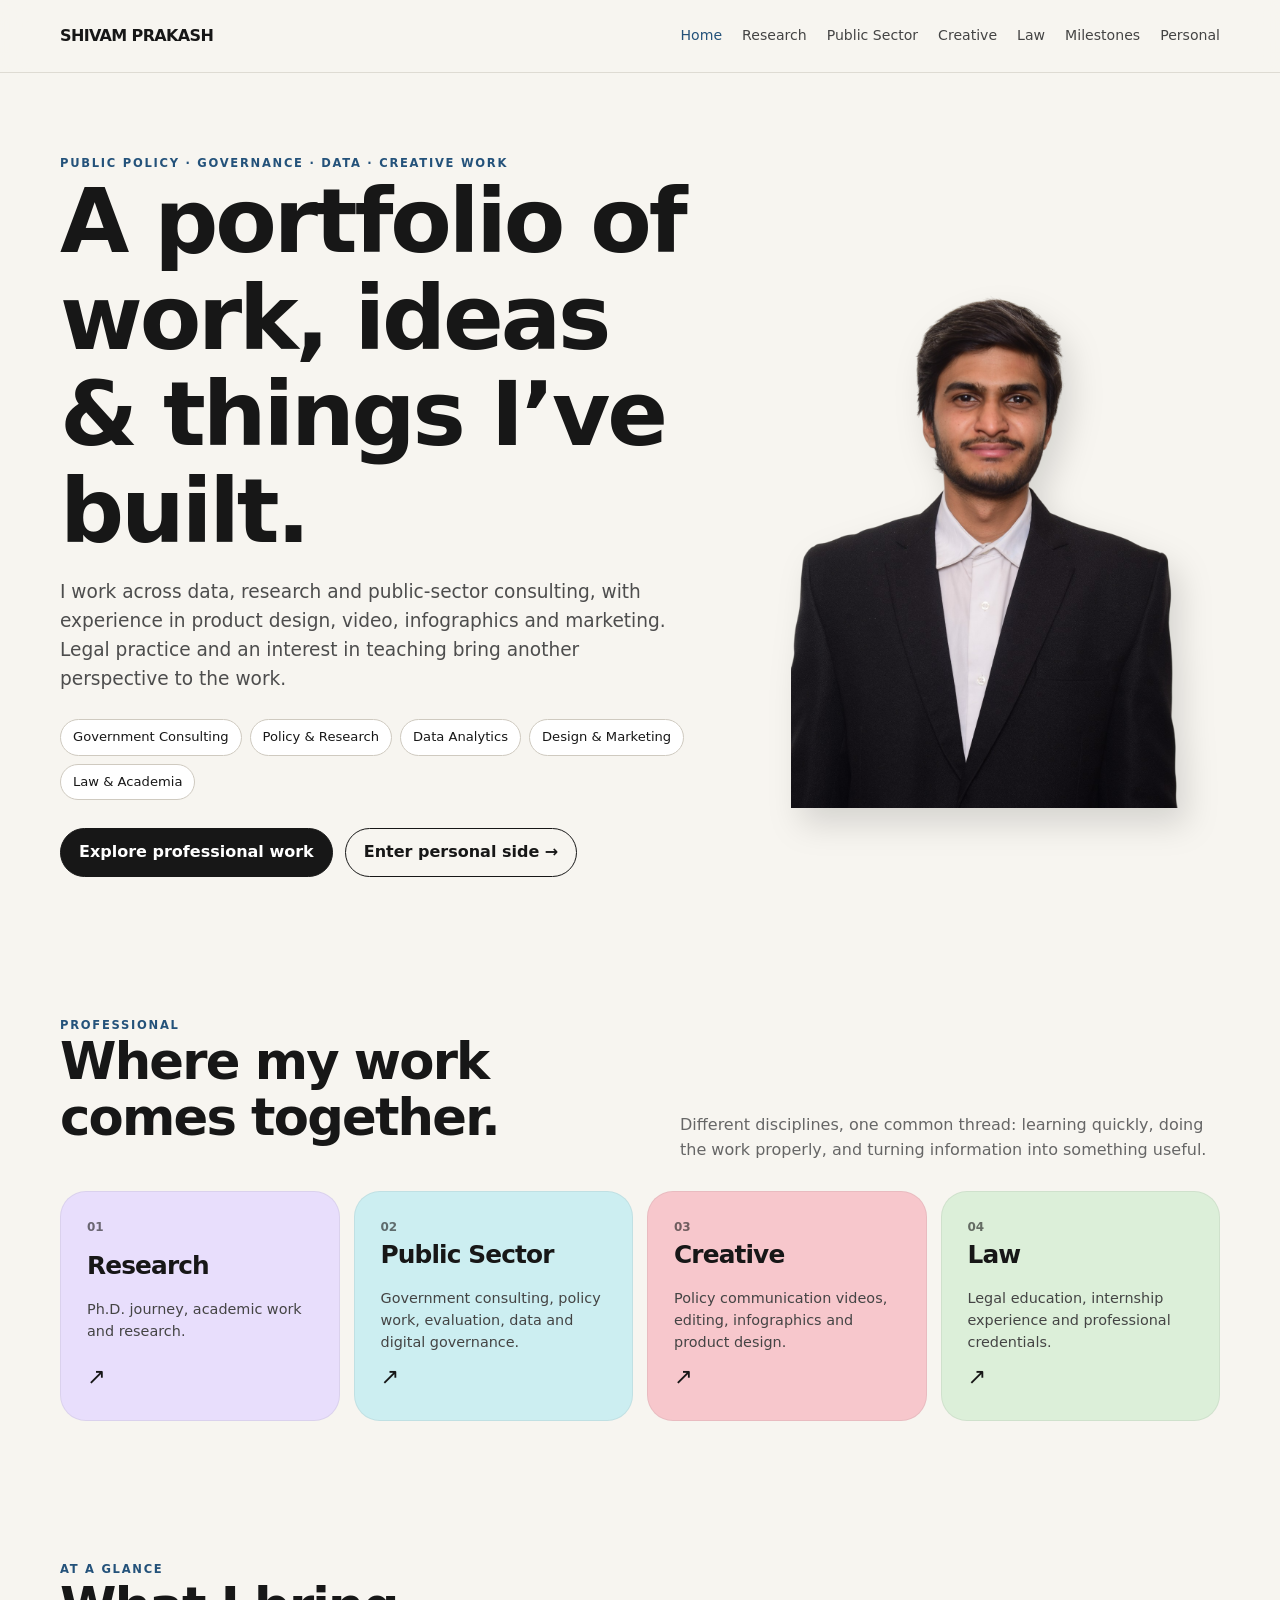
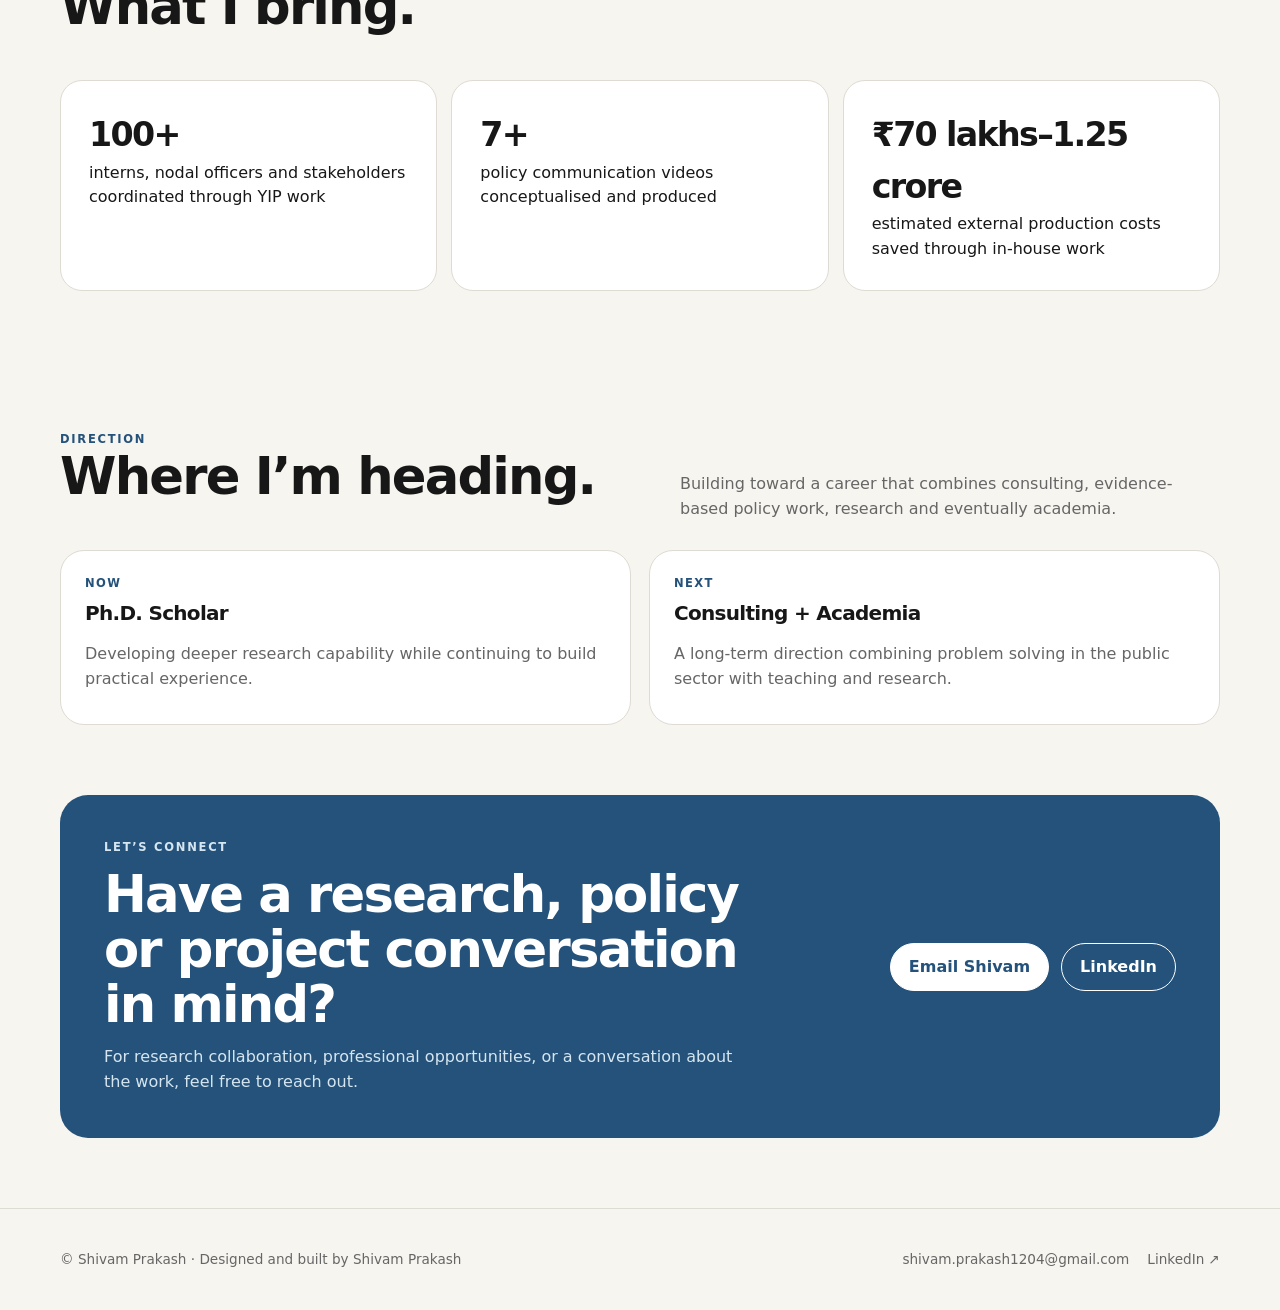
<file: index.html>
<!doctype html><html lang="en"><head>
<!-- Google tag (gtag.js) -->
<script async src="https://www.googletagmanager.com/gtag/js?id=G-XGF2QBP2E3"></script>
<script>
  window.dataLayer = window.dataLayer || [];
  function gtag(){dataLayer.push(arguments);}
  gtag('js', new Date());
  gtag('config', 'G-XGF2QBP2E3');
</script>
<meta charset="utf-8"><meta name="viewport" content="width=device-width,initial-scale=1"><title>Shivam Prakash — Portfolio</title><link rel="stylesheet" href="styles.css"></head><body data-page="home"><nav class="nav"><div class="container nav-inner"><a class="logo" href="index.html">SHIVAM PRAKASH</a><div class="nav-links"><a href="index.html">Home</a><a href="research.html">Research</a><a href="public-sector.html">Public Sector</a><a href="creative.html">Creative</a><a href="law.html">Law</a><a href="milestones.html">Milestones</a><a href="personal.html">Personal</a></div></div></nav>
<header class="hero"><div class="container hero-grid"><div><div class="kicker">Public Policy · Governance · Data · Creative Work</div><h1>A portfolio of work, ideas &amp; things I’ve built.</h1><p class="lead">I work across data, research and public-sector consulting, with experience in product design, video, infographics and marketing. Legal practice and an interest in teaching bring another perspective to the work.</p><div class="pills"><span class="pill">Government Consulting</span><span class="pill">Policy &amp; Research</span><span class="pill">Data Analytics</span><span class="pill">Design &amp; Marketing</span><span class="pill">Law &amp; Academia</span></div><div class="btns"><a class="btn primary" href="#professional">Explore professional work</a><a class="btn" href="personal.html">Enter personal side →</a></div></div><img fetchpriority="high" class="hero-photo" src="assets/portfolio-library/06_Profile/profile picture 1 background removed.png" alt="Shivam Prakash"></div></header>
<section class="section" id="professional"><div class="container"><div class="section-head"><div><div class="kicker">Professional</div><h2>Where my work comes together.</h2></div><p>Different disciplines, one common thread: learning quickly, doing the work properly, and turning information into something useful.</p></div><div class="tiles">
<a class="tile" href="research.html"><span class="tile-num">01</span><div><h3>Research</h3><p>Ph.D. journey, academic work and research.</p></div><span class="arrow">↗</span></a>
<a class="tile" href="public-sector.html"><span class="tile-num">02</span><div><h3>Public Sector</h3><p>Government consulting, policy work, evaluation, data and digital governance.</p></div><span class="arrow">↗</span></a>
<a class="tile" href="creative.html"><span class="tile-num">03</span><div><h3>Creative</h3><p>Policy communication videos, editing, infographics and product design.</p></div><span class="arrow">↗</span></a>
<a class="tile" href="law.html"><span class="tile-num">04</span><div><h3>Law</h3><p>Legal education, internship experience and professional credentials.</p></div><span class="arrow">↗</span></a>
</div></div></section>
<section class="section"><div class="container"><div class="section-head"><div><div class="kicker">At a glance</div><h2>What I bring.</h2></div></div><div class="stat-grid"><div class="stat"><strong>100+</strong><span>interns, nodal officers and stakeholders coordinated through YIP work</span></div><div class="stat"><strong>7+</strong><span>policy communication videos conceptualised and produced</span></div><div class="stat"><strong>₹70 lakhs–1.25 crore</strong><span>estimated external production costs saved through in-house work</span></div></div></div></section>
<section class="section"><div class="container"><div class="section-head"><div><div class="kicker">Direction</div><h2>Where I’m heading.</h2></div><p>Building toward a career that combines consulting, evidence-based policy work, research and eventually academia.</p></div><div class="two-col"><div class="card"><div class="meta">Now</div><h3>Ph.D. Scholar</h3><p>Developing deeper research capability while continuing to build practical experience.</p></div><div class="card"><div class="meta">Next</div><h3>Consulting + Academia</h3><p>A long-term direction combining problem solving in the public sector with teaching and research.</p></div></div></div></section>
<section class="section contact-section"><div class="container contact-card"><div><div class="kicker">Let’s connect</div><h2>Have a research, policy or project conversation in mind?</h2><p>For research collaboration, professional opportunities, or a conversation about the work, feel free to reach out.</p></div><div class="btns"><a class="btn primary" href="https://mail.google.com/mail/?view=cm&amp;fs=1&amp;to=shivam.prakash1204@gmail.com" target="_blank" rel="noopener noreferrer">Email Shivam</a><a class="btn" href="https://www.linkedin.com/in/shivam-prakash-b73172424" target="_blank" rel="noreferrer">LinkedIn</a></div></div></section><footer class="footer"><div class="container footer-inner"><span>© Shivam Prakash · Designed and built by Shivam Prakash</span><div><a href="https://mail.google.com/mail/?view=cm&amp;fs=1&amp;to=shivam.prakash1204@gmail.com" target="_blank" rel="noopener noreferrer">shivam.prakash1204@gmail.com</a><a href="https://www.linkedin.com/in/shivam-prakash-b73172424" target="_blank" rel="noopener noreferrer">LinkedIn ↗</a></div></div></footer><script src="app.js"></script></body></html>
</file>
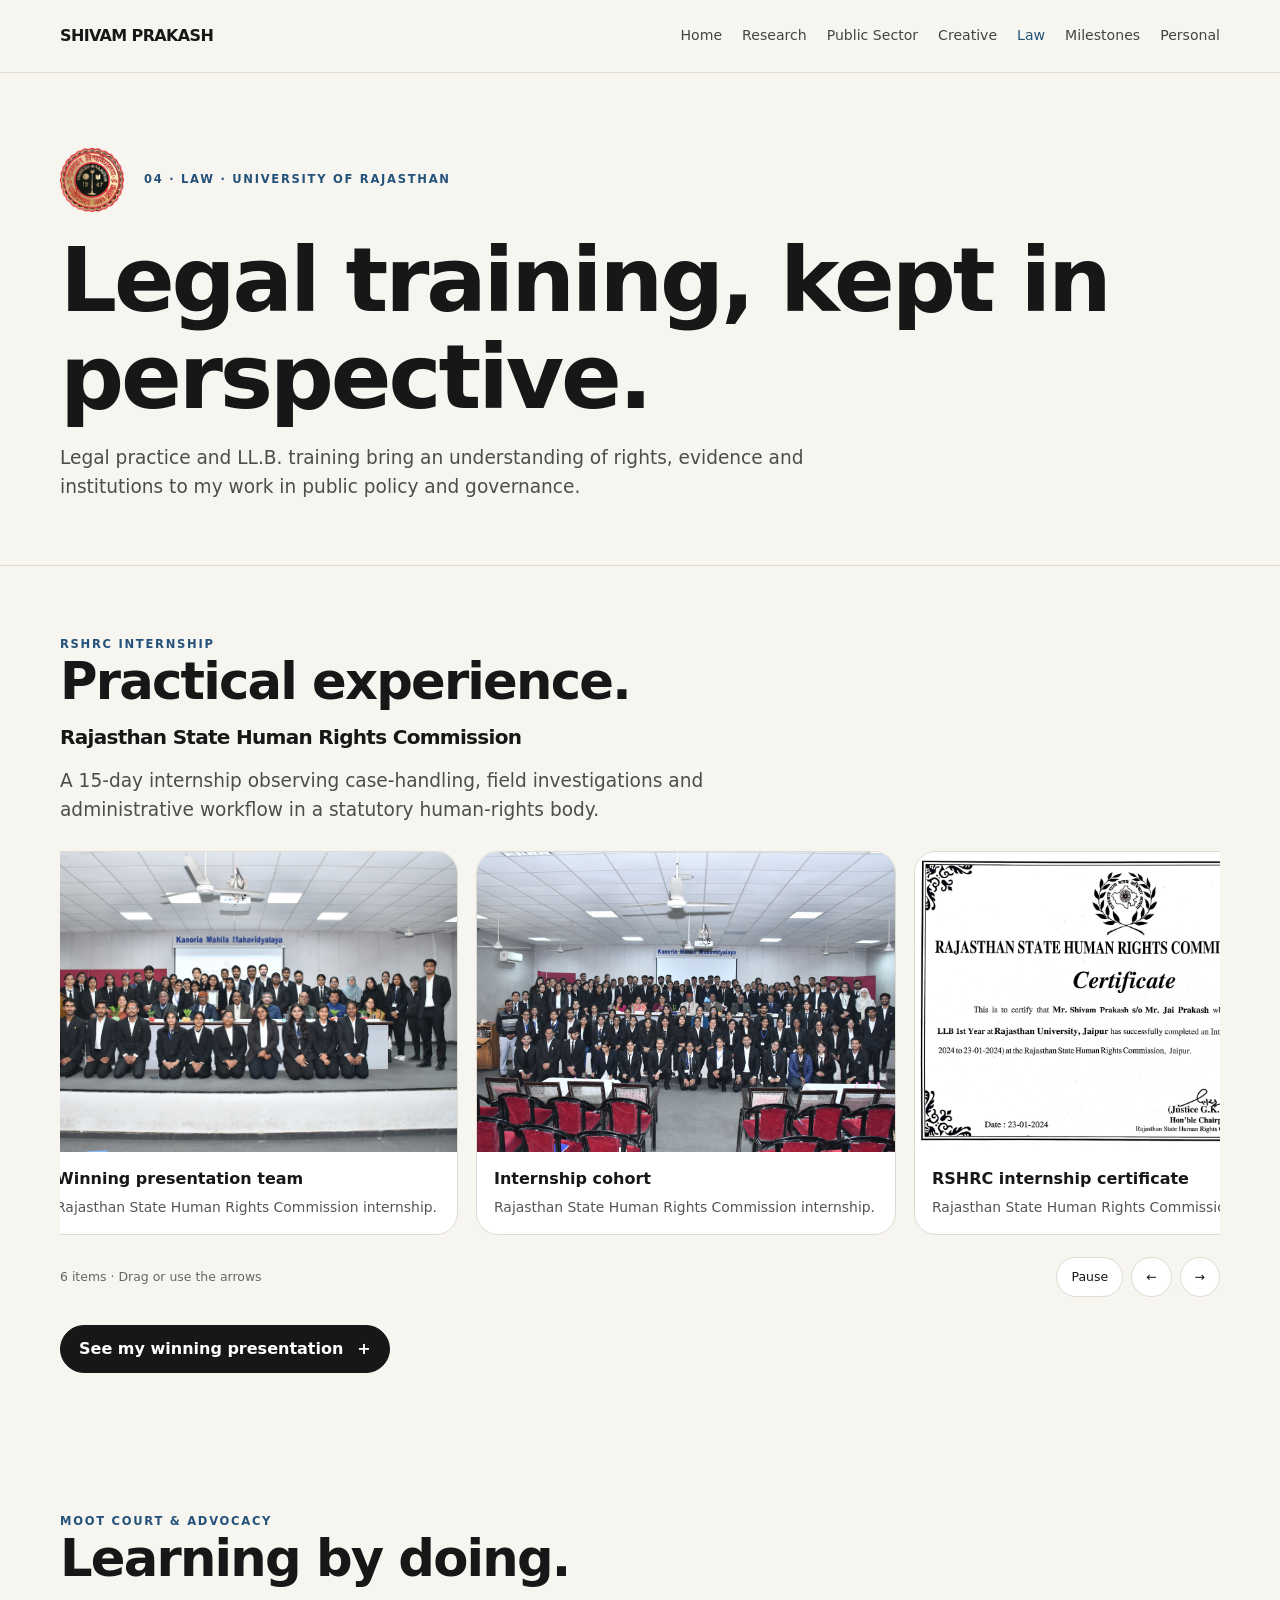
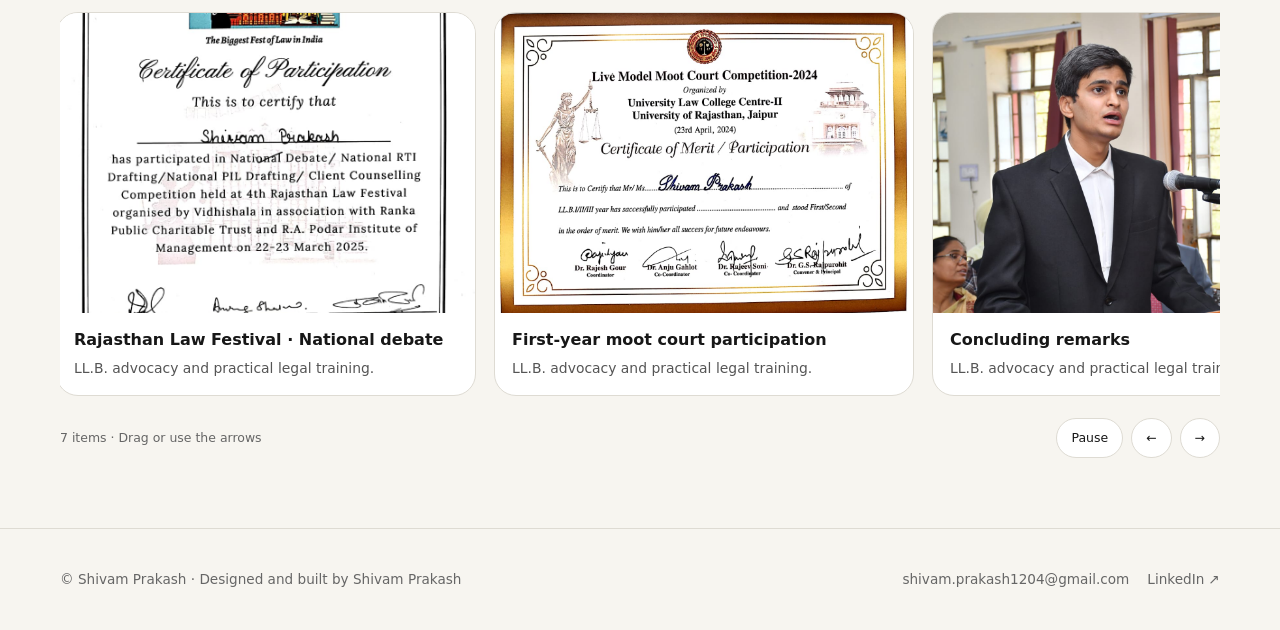
<file: law.html>
<!doctype html><html lang="en"><head>
<!-- Google tag (gtag.js) -->
<script async src="https://www.googletagmanager.com/gtag/js?id=G-XGF2QBP2E3"></script>
<script>
  window.dataLayer = window.dataLayer || [];
  function gtag(){dataLayer.push(arguments);}
  gtag('js', new Date());
  gtag('config', 'G-XGF2QBP2E3');
</script>
<meta charset="utf-8"><meta name="viewport" content="width=device-width,initial-scale=1"><title>Law — Shivam Prakash</title><link rel="stylesheet" href="styles.css"></head><body data-page="law"><nav class="nav"><div class="container nav-inner"><a class="logo" href="index.html">SHIVAM PRAKASH</a><div class="nav-links"><a href="index.html">Home</a><a href="research.html">Research</a><a href="public-sector.html">Public Sector</a><a href="creative.html">Creative</a><a href="law.html">Law</a><a href="milestones.html">Milestones</a><a href="personal.html">Personal</a></div></div></nav><header class="page-hero"><div class="container"><div class="law-heading"><img loading="lazy" class="institution-logo" src="assets/portfolio-library/01_Research/Logos/Rajasthan_University_Logo (1).png" alt="University of Rajasthan logo"><div class="kicker">04 · Law · University of Rajasthan</div></div><h1>Legal training, kept in perspective.</h1><p class="lead">Legal practice and LL.B. training bring an understanding of rights, evidence and institutions to my work in public policy and governance.</p></div></header><main><section class="section reveal"><div class="container"><div class="kicker">RSHRC internship</div><h2>Practical experience.</h2><h3>Rajasthan State Human Rights Commission</h3><p class="lead">A 15-day internship observing case-handling, field investigations and administrative workflow in a statutory human-rights body.</p><div class="carousel photo-carousel" data-auto aria-label="RSHRC internship photographs"><button type="button" class="asset-card" data-gallery data-gallery-group="rshrc" data-image="assets/portfolio-library/04_Law/RSHRC_Internship/a group photo of my team that won the final presentation.jpeg" data-title="Winning presentation team" data-description="Rajasthan State Human Rights Commission internship."><img loading="lazy" src="assets/portfolio-library/04_Law/RSHRC_Internship/a group photo of my team that won the final presentation.jpeg" alt="Winning presentation team"><span class="caption"><strong>Winning presentation team</strong>Rajasthan State Human Rights Commission internship.</span></button><button type="button" class="asset-card" data-gallery data-gallery-group="rshrc" data-image="assets/portfolio-library/04_Law/RSHRC_Internship/batch group photo .JPG" data-title="Internship cohort" data-description="Rajasthan State Human Rights Commission internship."><img loading="lazy" src="assets/portfolio-library/04_Law/RSHRC_Internship/batch group photo .JPG" alt="Internship cohort"><span class="caption"><strong>Internship cohort</strong>Rajasthan State Human Rights Commission internship.</span></button><button type="button" class="asset-card" data-gallery data-gallery-group="rshrc" data-image="assets/portfolio-library/04_Law/RSHRC_Internship/certificate of internship RSHRC.jpeg" data-title="RSHRC internship certificate" data-description="Rajasthan State Human Rights Commission internship."><img loading="lazy" src="assets/portfolio-library/04_Law/RSHRC_Internship/certificate of internship RSHRC.jpeg" alt="RSHRC internship certificate"><span class="caption"><strong>RSHRC internship certificate</strong>Rajasthan State Human Rights Commission internship.</span></button><button type="button" class="asset-card" data-gallery data-gallery-group="rshrc" data-image="assets/portfolio-library/04_Law/RSHRC_Internship/informal group photo central jail visit rshrc internship.jpg" data-title="Central jail visit" data-description="Rajasthan State Human Rights Commission internship."><img loading="lazy" src="assets/portfolio-library/04_Law/RSHRC_Internship/informal group photo central jail visit rshrc internship.jpg" alt="Central jail visit"><span class="caption"><strong>Central jail visit</strong>Rajasthan State Human Rights Commission internship.</span></button><button type="button" class="asset-card" data-gallery data-gallery-group="rshrc" data-image="assets/portfolio-library/04_Law/RSHRC_Internship/me reciving preamble of constitution of india from member rshrc upon wining final presentation.jpeg" data-title="Recognition for the final presentation" data-description="Rajasthan State Human Rights Commission internship."><img loading="lazy" src="assets/portfolio-library/04_Law/RSHRC_Internship/me reciving preamble of constitution of india from member rshrc upon wining final presentation.jpeg" alt="Recognition for the final presentation"><span class="caption"><strong>Recognition for the final presentation</strong>Rajasthan State Human Rights Commission internship.</span></button><button type="button" class="asset-card" data-gallery data-gallery-group="rshrc" data-image="assets/portfolio-library/04_Law/RSHRC_Internship/With chair person rshrc Justice Gopal Krishan Vyas.jpg" data-title="With Justice Gopal Krishan Vyas" data-description="Rajasthan State Human Rights Commission internship."><img loading="lazy" src="assets/portfolio-library/04_Law/RSHRC_Internship/With chair person rshrc Justice Gopal Krishan Vyas.jpg" alt="With Justice Gopal Krishan Vyas"><span class="caption"><strong>With Justice Gopal Krishan Vyas</strong>Rajasthan State Human Rights Commission internship.</span></button></div><details class="document-disclosure" id="presentation"><summary class="btn primary">See my winning presentation</summary><div class="reader" data-reader="presentation" aria-label="RSHRC · Winning final presentation"><div class="reader-top"><strong>RSHRC · Winning final presentation</strong><div class="reader-controls"><button type="button" data-reader-prev aria-label="Previous page">←</button><span data-reader-count aria-live="polite"></span><button type="button" data-reader-next aria-label="Next page">→</button><button type="button" data-reader-zoom aria-pressed="false">Zoom</button></div></div><div class="reader-viewport" tabindex="0"><img loading="lazy" data-reader-image alt="" draggable="false"></div><p class="reader-status" data-reader-status role="status"></p></div></details></div></section><section class="section reveal"><div class="container"><div class="kicker">Moot Court &amp; Advocacy</div><h2>Learning by doing.</h2><div class="carousel photo-carousel" data-auto aria-label="Moot court and advocacy"><button type="button" class="asset-card" data-gallery data-gallery-group="moot" data-image="assets/portfolio-library/04_Law/llb_moot_court_and_other_award/CERTIFICATE OF PARTICIPATION FOR NATIONAL DEBATE IN RAJASTHAN LAW FESTIVAL.jpeg" data-title="Rajasthan Law Festival · National debate" data-description="LL.B. advocacy and practical legal training."><img loading="lazy" src="assets/portfolio-library/04_Law/llb_moot_court_and_other_award/CERTIFICATE OF PARTICIPATION FOR NATIONAL DEBATE IN RAJASTHAN LAW FESTIVAL.jpeg" alt="Rajasthan Law Festival · National debate"><span class="caption"><strong>Rajasthan Law Festival · National debate</strong>LL.B. advocacy and practical legal training.</span></button><button type="button" class="asset-card" data-gallery data-gallery-group="moot" data-image="assets/portfolio-library/04_Law/llb_moot_court_and_other_award/CERTIFICATE OF PARTICIPATION IN MOOT COURT LLB 1ST YEAR.jpeg" data-title="First-year moot court participation" data-description="LL.B. advocacy and practical legal training."><img loading="lazy" src="assets/portfolio-library/04_Law/llb_moot_court_and_other_award/CERTIFICATE OF PARTICIPATION IN MOOT COURT LLB 1ST YEAR.jpeg" alt="First-year moot court participation"><span class="caption"><strong>First-year moot court participation</strong>LL.B. advocacy and practical legal training.</span></button><button type="button" class="asset-card" data-gallery data-gallery-group="moot" data-image="assets/portfolio-library/04_Law/llb_moot_court_and_other_award/concluding remarks in moot court .jpg" data-title="Concluding remarks" data-description="LL.B. advocacy and practical legal training."><img loading="lazy" src="assets/portfolio-library/04_Law/llb_moot_court_and_other_award/concluding remarks in moot court .jpg" alt="Concluding remarks"><span class="caption"><strong>Concluding remarks</strong>LL.B. advocacy and practical legal training.</span></button><button type="button" class="asset-card" data-gallery data-gallery-group="moot" data-image="assets/portfolio-library/04_Law/llb_moot_court_and_other_award/moot court award .jpg" data-title="Moot court award" data-description="LL.B. advocacy and practical legal training."><img loading="lazy" src="assets/portfolio-library/04_Law/llb_moot_court_and_other_award/moot court award .jpg" alt="Moot court award"><span class="caption"><strong>Moot court award</strong>LL.B. advocacy and practical legal training.</span></button><button type="button" class="asset-card" data-gallery data-gallery-group="moot" data-image="assets/portfolio-library/04_Law/llb_moot_court_and_other_award/moot court witness examination as pubic proscetuor .jpg" data-title="Witness examination as public prosecutor" data-description="LL.B. advocacy and practical legal training."><img loading="lazy" src="assets/portfolio-library/04_Law/llb_moot_court_and_other_award/moot court witness examination as pubic proscetuor .jpg" alt="Witness examination as public prosecutor"><span class="caption"><strong>Witness examination as public prosecutor</strong>LL.B. advocacy and practical legal training.</span></button><button type="button" class="asset-card" data-gallery data-gallery-group="moot" data-image="assets/portfolio-library/04_Law/llb_moot_court_and_other_award/moot court witness examination as pubic proscetuor 1 .jpg" data-title="Witness examination as public prosecutor" data-description="LL.B. advocacy and practical legal training."><img loading="lazy" src="assets/portfolio-library/04_Law/llb_moot_court_and_other_award/moot court witness examination as pubic proscetuor 1 .jpg" alt="Witness examination as public prosecutor"><span class="caption"><strong>Witness examination as public prosecutor</strong>LL.B. advocacy and practical legal training.</span></button><button type="button" class="asset-card" data-gallery data-gallery-group="moot" data-image="assets/portfolio-library/04_Law/llb_moot_court_and_other_award/with fellow batchmates who played a role in moot court .jpg" data-title="The moot court team" data-description="LL.B. advocacy and practical legal training."><img loading="lazy" src="assets/portfolio-library/04_Law/llb_moot_court_and_other_award/with fellow batchmates who played a role in moot court .jpg" alt="The moot court team"><span class="caption"><strong>The moot court team</strong>LL.B. advocacy and practical legal training.</span></button></div></div></section></main><div class="modal" data-modal><div class="modal-dialog"><button type="button" class="modal-close" data-modal-close>×</button><button type="button" class="modal-nav modal-prev" data-modal-prev>←</button><div class="modal-media"><img loading="lazy" data-modal-image alt=""></div><button type="button" class="modal-nav modal-next" data-modal-next>→</button><div class="modal-copy"><div class="kicker">Law archive</div><h2 data-modal-title></h2><p data-modal-description></p><div data-modal-count class="modal-count"></div></div></div></div><footer class="footer"><div class="container footer-inner"><span>© Shivam Prakash · Designed and built by Shivam Prakash</span><div><a href="https://mail.google.com/mail/?view=cm&amp;fs=1&amp;to=shivam.prakash1204@gmail.com" target="_blank" rel="noopener noreferrer">shivam.prakash1204@gmail.com</a><a href="https://www.linkedin.com/in/shivam-prakash-b73172424" target="_blank" rel="noopener noreferrer">LinkedIn ↗</a></div></div></footer><script src="app.js"></script></body></html>
</file>
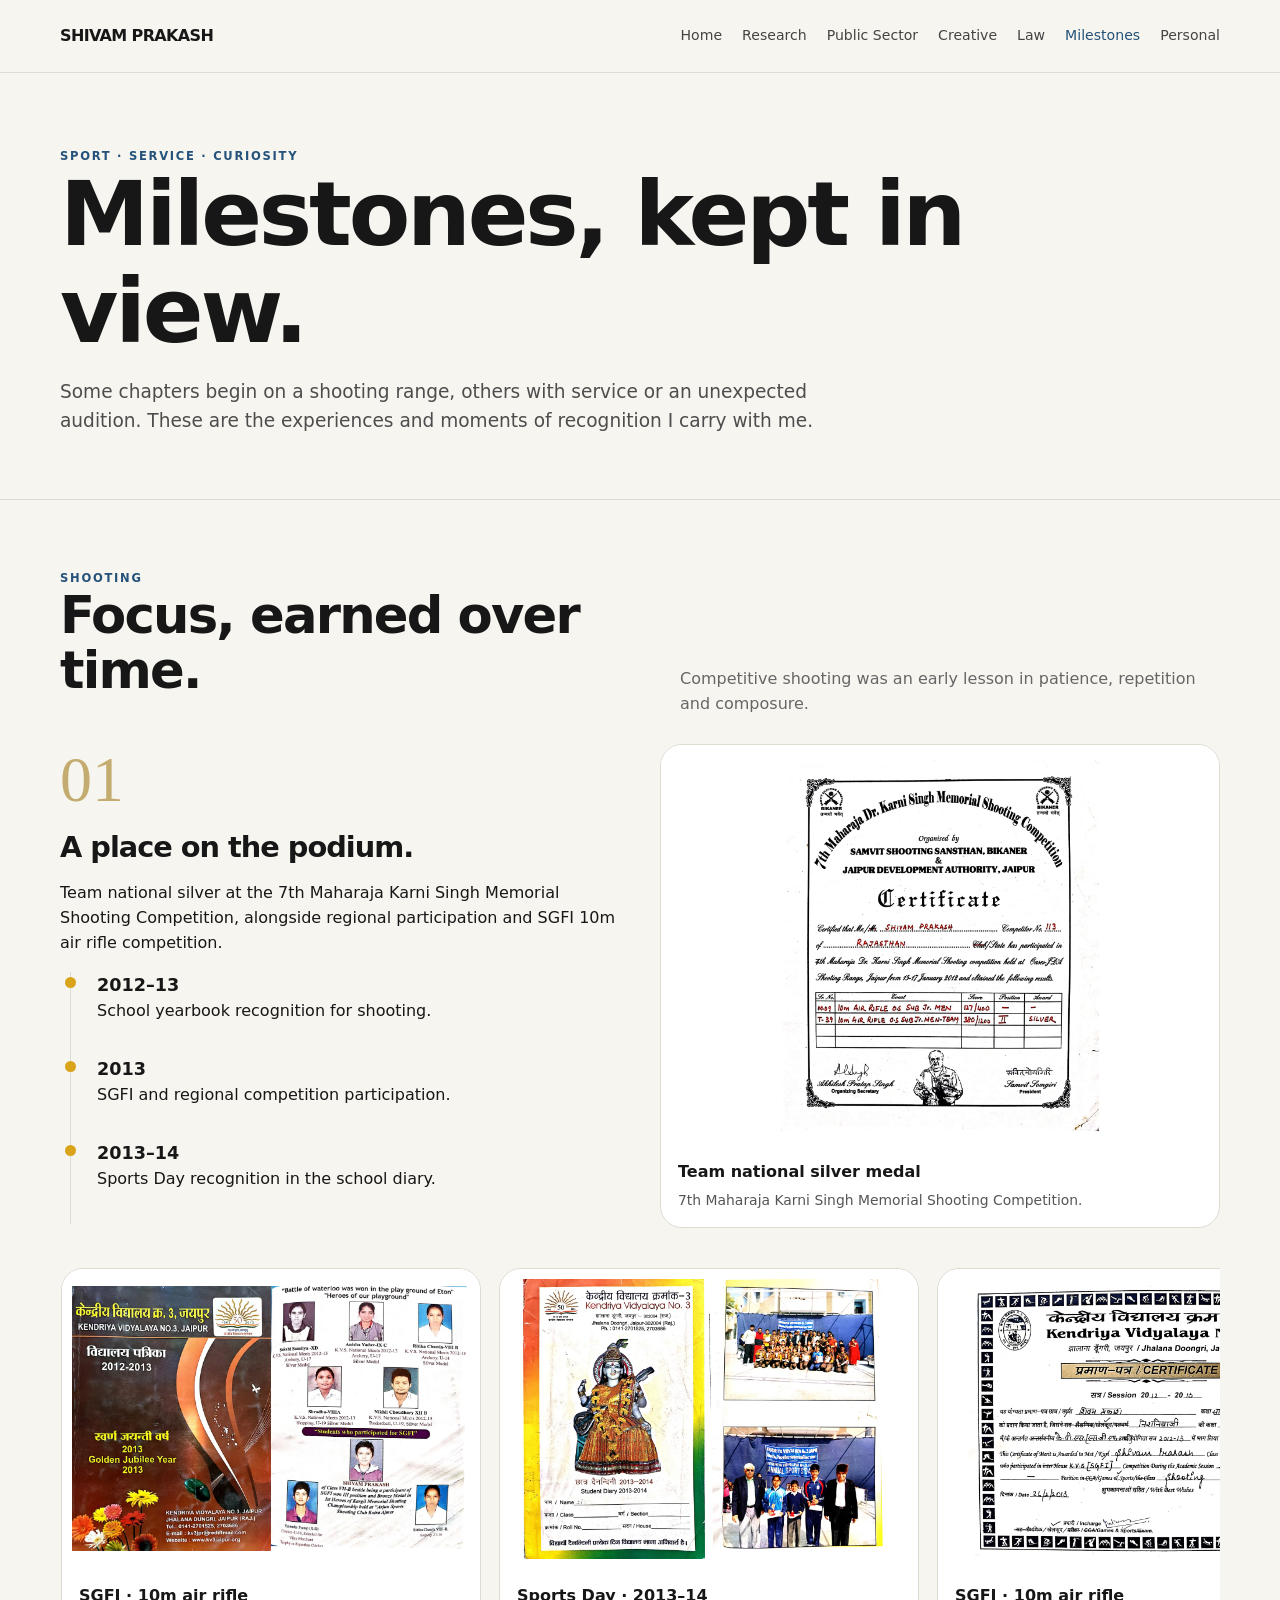
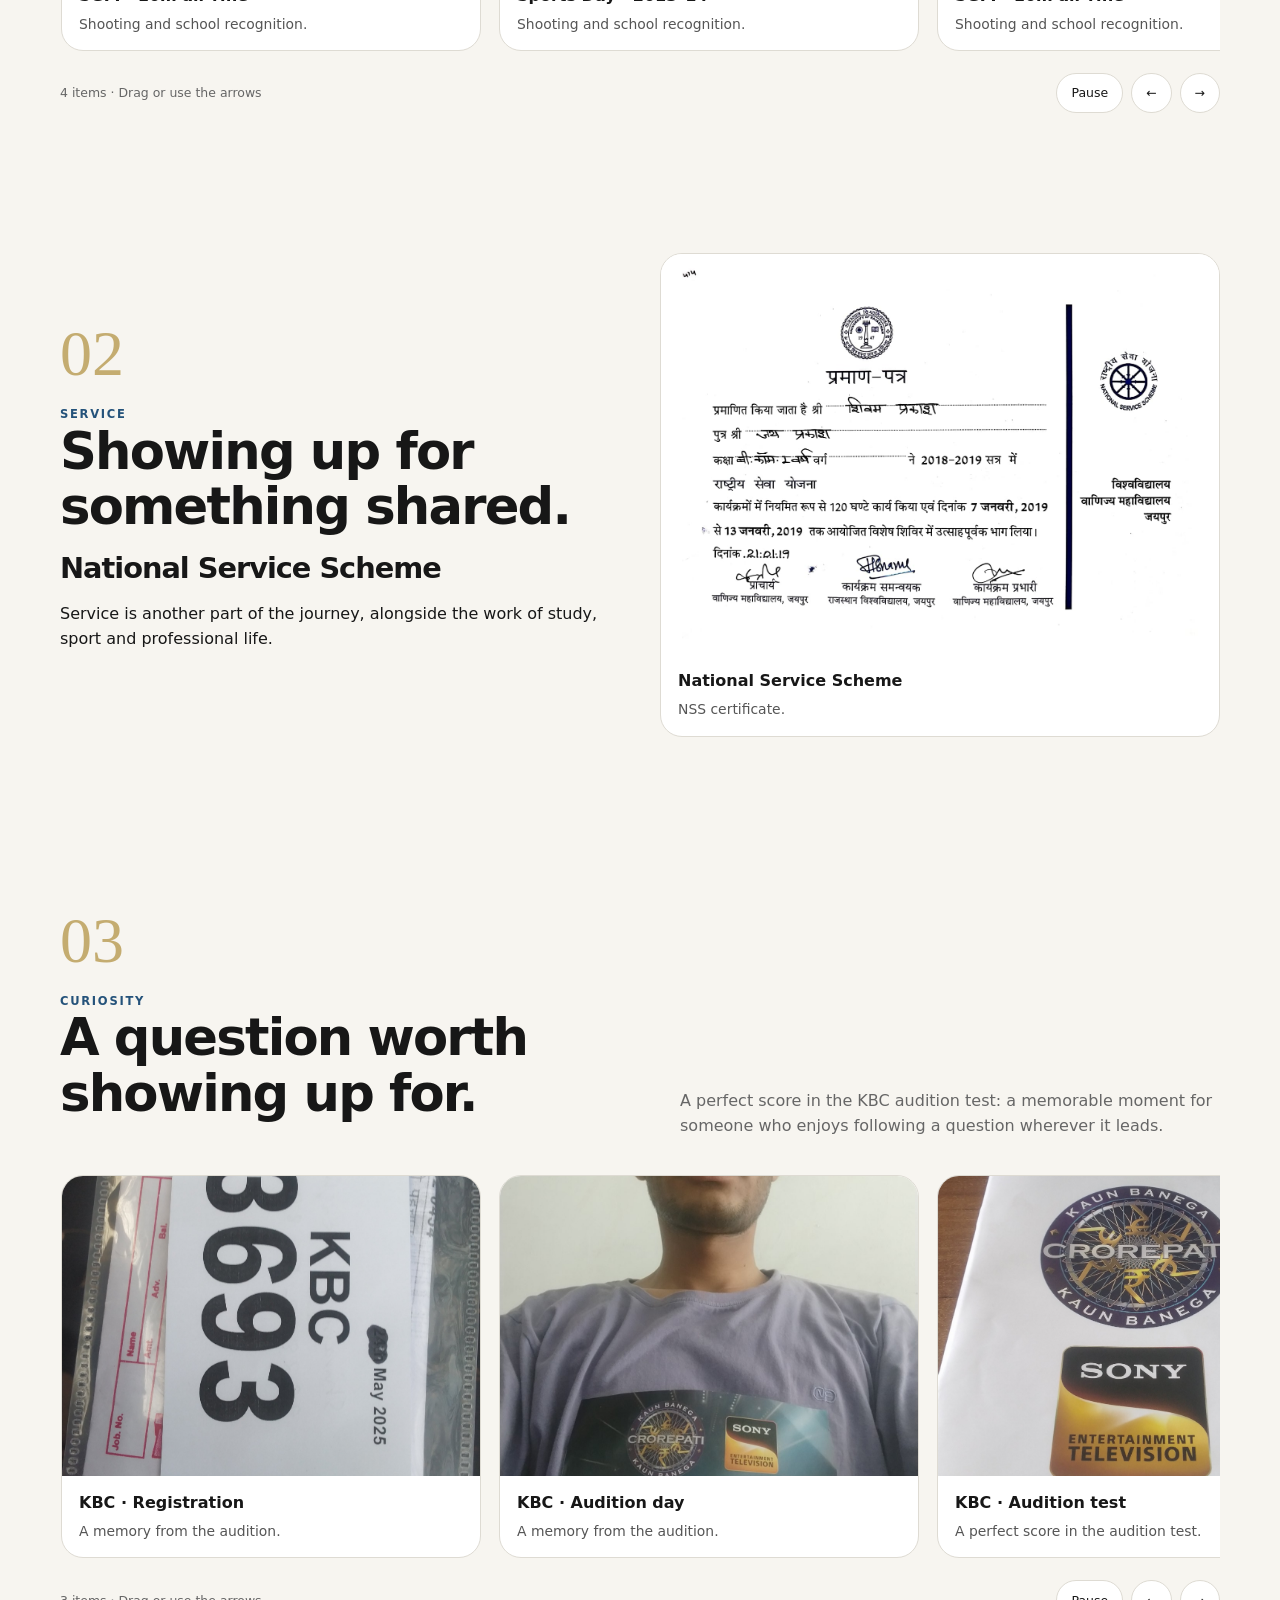
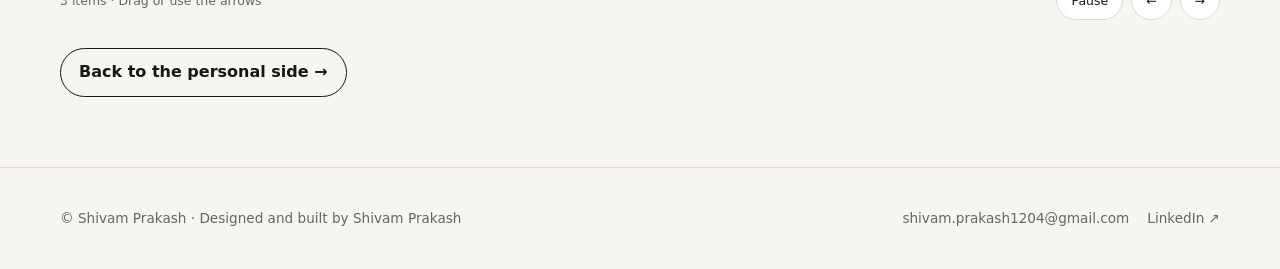
<file: milestones.html>
<!doctype html><html lang="en"><head>
<!-- Google tag (gtag.js) -->
<script async src="https://www.googletagmanager.com/gtag/js?id=G-XGF2QBP2E3"></script>
<script>
  window.dataLayer = window.dataLayer || [];
  function gtag(){dataLayer.push(arguments);}
  gtag('js', new Date());
  gtag('config', 'G-XGF2QBP2E3');
</script>
<meta charset="utf-8"><meta name="viewport" content="width=device-width,initial-scale=1"><title>Milestones — Shivam Prakash</title><link rel="stylesheet" href="styles.css"></head><body data-page="milestones"><nav class="nav"><div class="container nav-inner"><a class="logo" href="index.html">SHIVAM PRAKASH</a><div class="nav-links"><a href="index.html">Home</a><a href="research.html">Research</a><a href="public-sector.html">Public Sector</a><a href="creative.html">Creative</a><a href="law.html">Law</a><a href="milestones.html">Milestones</a><a href="personal.html">Personal</a></div></div></nav><header class="page-hero"><div class="container"><div class="kicker">Sport · Service · Curiosity</div><h1>Milestones, kept in view.</h1><p class="lead">Some chapters begin on a shooting range, others with service or an unexpected audition. These are the experiences and moments of recognition I carry with me.</p></div></header><main><section class="section reveal" id="shooting"><div class="container"><div class="section-head"><div><div class="kicker">Shooting</div><h2>Focus, earned over time.</h2></div><p>Competitive shooting was an early lesson in patience, repetition and composure.</p></div><div class="milestone-feature"><div class="milestone-story"><span class="milestone-number">01</span><h3>A place on the podium.</h3><p>Team national silver at the 7th Maharaja Karni Singh Memorial Shooting Competition, alongside regional participation and SGFI 10m air rifle competition.</p><div class="timeline"><div class="timeline-item"><strong>2012–13</strong>School yearbook recognition for shooting.</div><div class="timeline-item"><strong>2013</strong>SGFI and regional competition participation.</div><div class="timeline-item"><strong>2013–14</strong>Sports Day recognition in the school diary.</div></div></div><button type="button" class="asset-card milestone-highlight" data-gallery data-gallery-group="shooting" data-image="assets/portfolio-library/07_certificates_others/7TH MAHAHRAJA KARNI SINGH MEMORIAL SHOOTING COMPETITION TEAM NATIONAL SILVER MEDAL.jpeg" data-title="Team national silver medal" data-description="7th Maharaja Karni Singh Memorial Shooting Competition."><img loading="lazy" src="assets/portfolio-library/07_certificates_others/7TH MAHAHRAJA KARNI SINGH MEMORIAL SHOOTING COMPETITION TEAM NATIONAL SILVER MEDAL.jpeg" alt="Team national silver medal"><span class="caption"><strong>Team national silver medal</strong>7th Maharaja Karni Singh Memorial Shooting Competition.</span></button></div><div class="carousel certificate-carousel" data-auto aria-label="Shooting milestones"><button type="button" class="asset-card" data-gallery data-gallery-group="shooting" data-image="assets/portfolio-library/07_certificates_others/2012-2013 SHCOOL YEAR BOOK MY PHOTO WAS PUBLISHED FOR SGFI IN SHOOTING.jpeg" data-title="SGFI · 10m air rifle" data-description="Shooting and school recognition."><img loading="lazy" src="assets/portfolio-library/07_certificates_others/2012-2013 SHCOOL YEAR BOOK MY PHOTO WAS PUBLISHED FOR SGFI IN SHOOTING.jpeg" alt="SGFI · 10m air rifle"><span class="caption"><strong>SGFI · 10m air rifle</strong>Shooting and school recognition.</span></button><button type="button" class="asset-card" data-gallery data-gallery-group="shooting" data-image="assets/portfolio-library/07_certificates_others/MY PHOTO RECIVING AWARD ON SCHOOL SPORTS DAY PUBLISHED IN SCHOOL DAIRY 2013-2014.jpeg" data-title="Sports Day · 2013–14" data-description="Shooting and school recognition."><img loading="lazy" src="assets/portfolio-library/07_certificates_others/MY PHOTO RECIVING AWARD ON SCHOOL SPORTS DAY PUBLISHED IN SCHOOL DAIRY 2013-2014.jpeg" alt="Sports Day · 2013–14"><span class="caption"><strong>Sports Day · 2013–14</strong>Shooting and school recognition.</span></button><button type="button" class="asset-card" data-gallery data-gallery-group="shooting" data-image="assets/portfolio-library/07_certificates_others/SGFI 2013 SHOOTING 10M AIR RIFEL PARTICIPATION CERTIFICATE.jpeg" data-title="SGFI · 10m air rifle" data-description="Shooting and school recognition."><img loading="lazy" src="assets/portfolio-library/07_certificates_others/SGFI 2013 SHOOTING 10M AIR RIFEL PARTICIPATION CERTIFICATE.jpeg" alt="SGFI · 10m air rifle"><span class="caption"><strong>SGFI · 10m air rifle</strong>Shooting and school recognition.</span></button><button type="button" class="asset-card" data-gallery data-gallery-group="shooting" data-image="assets/portfolio-library/07_certificates_others/SHOORING REGIONAL PARTICIPATION CERTIFICATE 2013.jpeg" data-title="Regional shooting competition" data-description="Shooting and school recognition."><img loading="lazy" src="assets/portfolio-library/07_certificates_others/SHOORING REGIONAL PARTICIPATION CERTIFICATE 2013.jpeg" alt="Regional shooting competition"><span class="caption"><strong>Regional shooting competition</strong>Shooting and school recognition.</span></button></div></div></section><section class="section reveal" id="service"><div class="container"><div class="milestone-feature"><div class="milestone-story"><span class="milestone-number">02</span><div class="kicker">Service</div><h2>Showing up for something shared.</h2><h3>National Service Scheme</h3><p>Service is another part of the journey, alongside the work of study, sport and professional life.</p></div><button type="button" class="asset-card milestone-highlight" data-gallery data-gallery-group="service" data-image="assets/portfolio-library/07_certificates_others/NSS CERTIFICATE.jpeg" data-title="National Service Scheme" data-description="NSS certificate."><img loading="lazy" src="assets/portfolio-library/07_certificates_others/NSS CERTIFICATE.jpeg" alt="National Service Scheme"><span class="caption"><strong>National Service Scheme</strong>NSS certificate.</span></button></div></div></section><section class="section reveal" id="curiosity"><div class="container"><div class="section-head"><div><span class="milestone-number">03</span><div class="kicker">Curiosity</div><h2>A question worth showing up for.</h2></div><p>A perfect score in the KBC audition test: a memorable moment for someone who enjoys following a question wherever it leads.</p></div><div class="carousel photo-carousel" data-auto aria-label="KBC audition"><button type="button" class="asset-card" data-gallery data-gallery-group="kbc" data-image="assets/portfolio-library/05_Personal/KBC_Audition/kbc selection registration token number .jpeg" data-title="KBC · Registration" data-description="A memory from the audition."><img loading="lazy" src="assets/portfolio-library/05_Personal/KBC_Audition/kbc selection registration token number .jpeg" alt="KBC · Registration"><span class="caption"><strong>KBC · Registration</strong>A memory from the audition.</span></button><button type="button" class="asset-card" data-gallery data-gallery-group="kbc" data-image="assets/portfolio-library/05_Personal/KBC_Audition/me wearing the audition number batch .jpeg" data-title="KBC · Audition day" data-description="A memory from the audition."><img loading="lazy" src="assets/portfolio-library/05_Personal/KBC_Audition/me wearing the audition number batch .jpeg" alt="KBC · Audition day"><span class="caption"><strong>KBC · Audition day</strong>A memory from the audition.</span></button><button type="button" class="asset-card" data-gallery data-gallery-group="kbc" data-image="assets/portfolio-library/05_Personal/KBC_Audition/the image of kbc test book that i had a perfect score on .jpeg" data-title="KBC · Audition test" data-description="A perfect score in the audition test."><img loading="lazy" src="assets/portfolio-library/05_Personal/KBC_Audition/the image of kbc test book that i had a perfect score on .jpeg" alt="KBC · Audition test"><span class="caption"><strong>KBC · Audition test</strong>A perfect score in the audition test.</span></button></div><div class="btns"><a class="btn" href="personal.html">Back to the personal side →</a></div></div></section></main><div class="modal" data-modal><div class="modal-dialog"><button type="button" class="modal-close" data-modal-close>×</button><button type="button" class="modal-nav modal-prev" data-modal-prev>←</button><div class="modal-media"><img loading="lazy" data-modal-image alt=""></div><button type="button" class="modal-nav modal-next" data-modal-next>→</button><div class="modal-copy"><div class="kicker">Milestone</div><h2 data-modal-title></h2><p data-modal-description></p><div data-modal-count class="modal-count"></div></div></div></div><footer class="footer"><div class="container footer-inner"><span>© Shivam Prakash · Designed and built by Shivam Prakash</span><div><a href="https://mail.google.com/mail/?view=cm&amp;fs=1&amp;to=shivam.prakash1204@gmail.com" target="_blank" rel="noopener noreferrer">shivam.prakash1204@gmail.com</a><a href="https://www.linkedin.com/in/shivam-prakash-b73172424" target="_blank" rel="noopener noreferrer">LinkedIn ↗</a></div></div></footer><script src="app.js"></script></body></html>
</file>
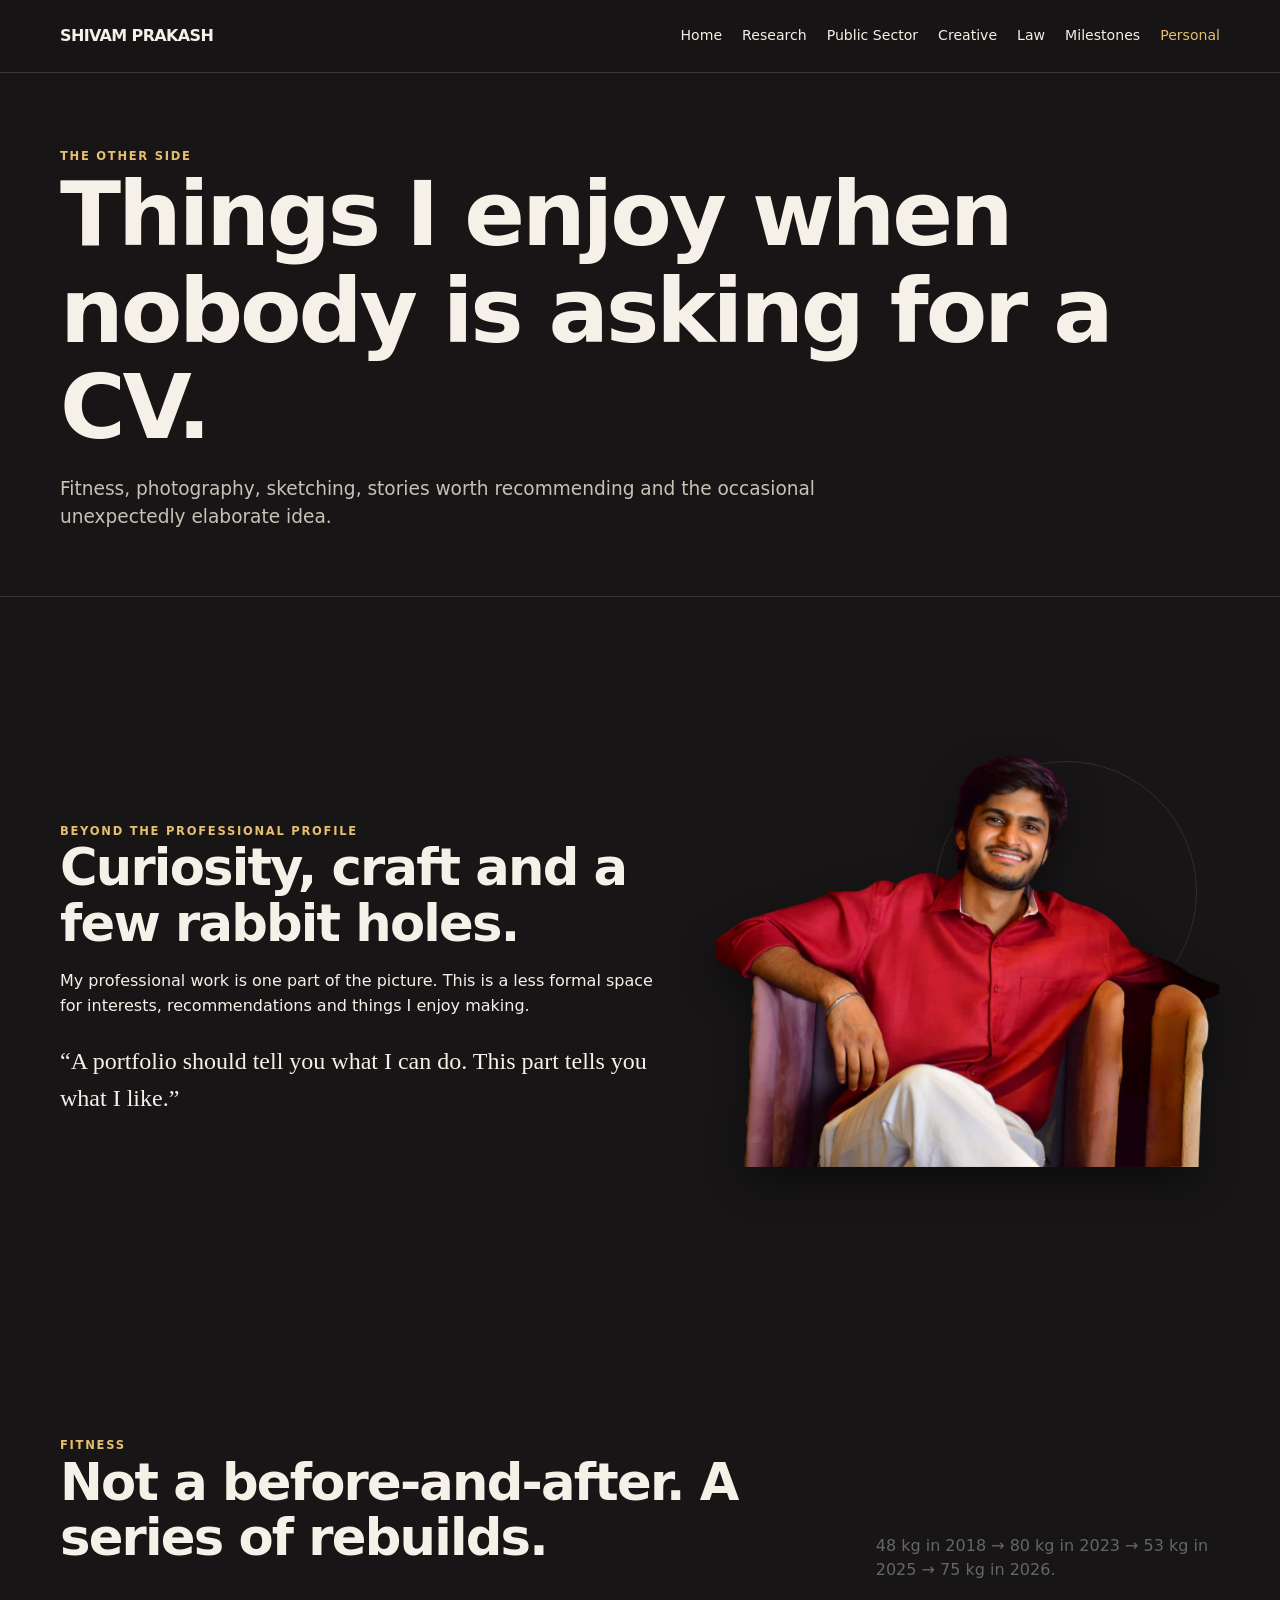
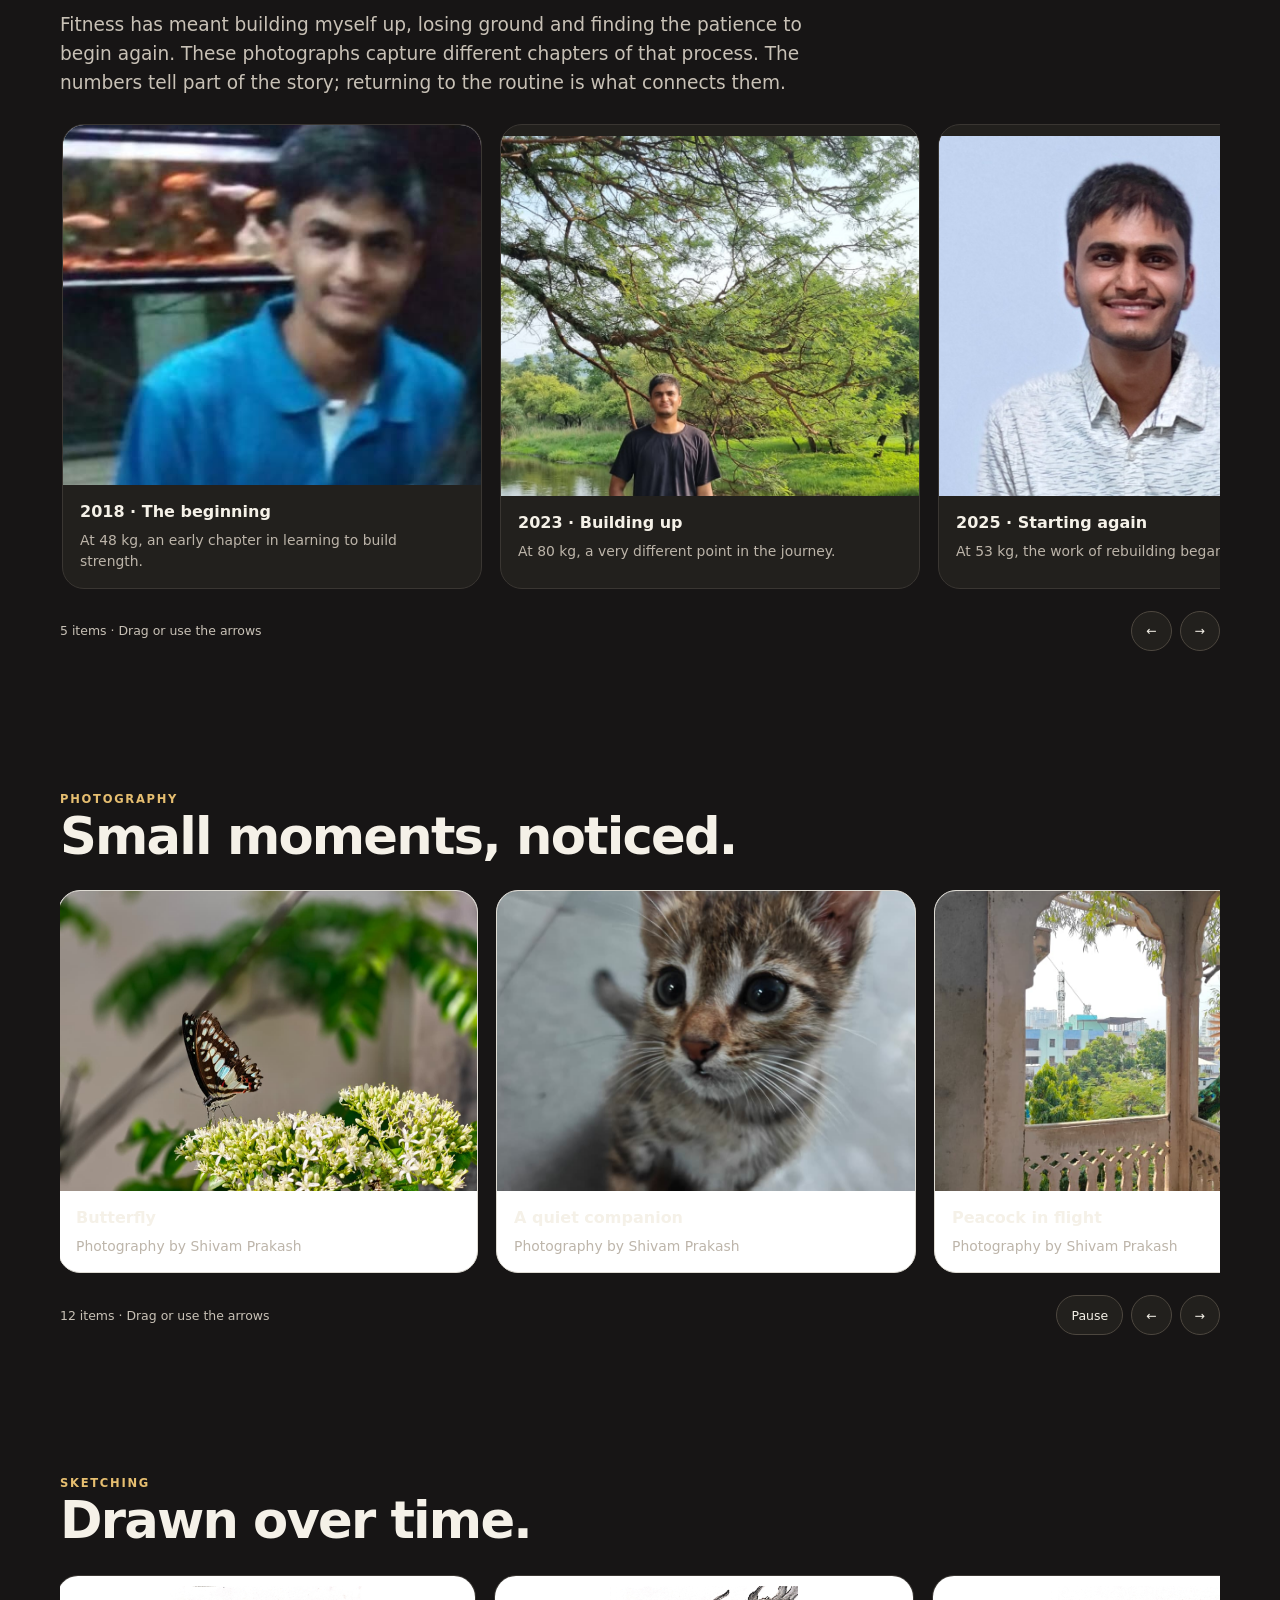
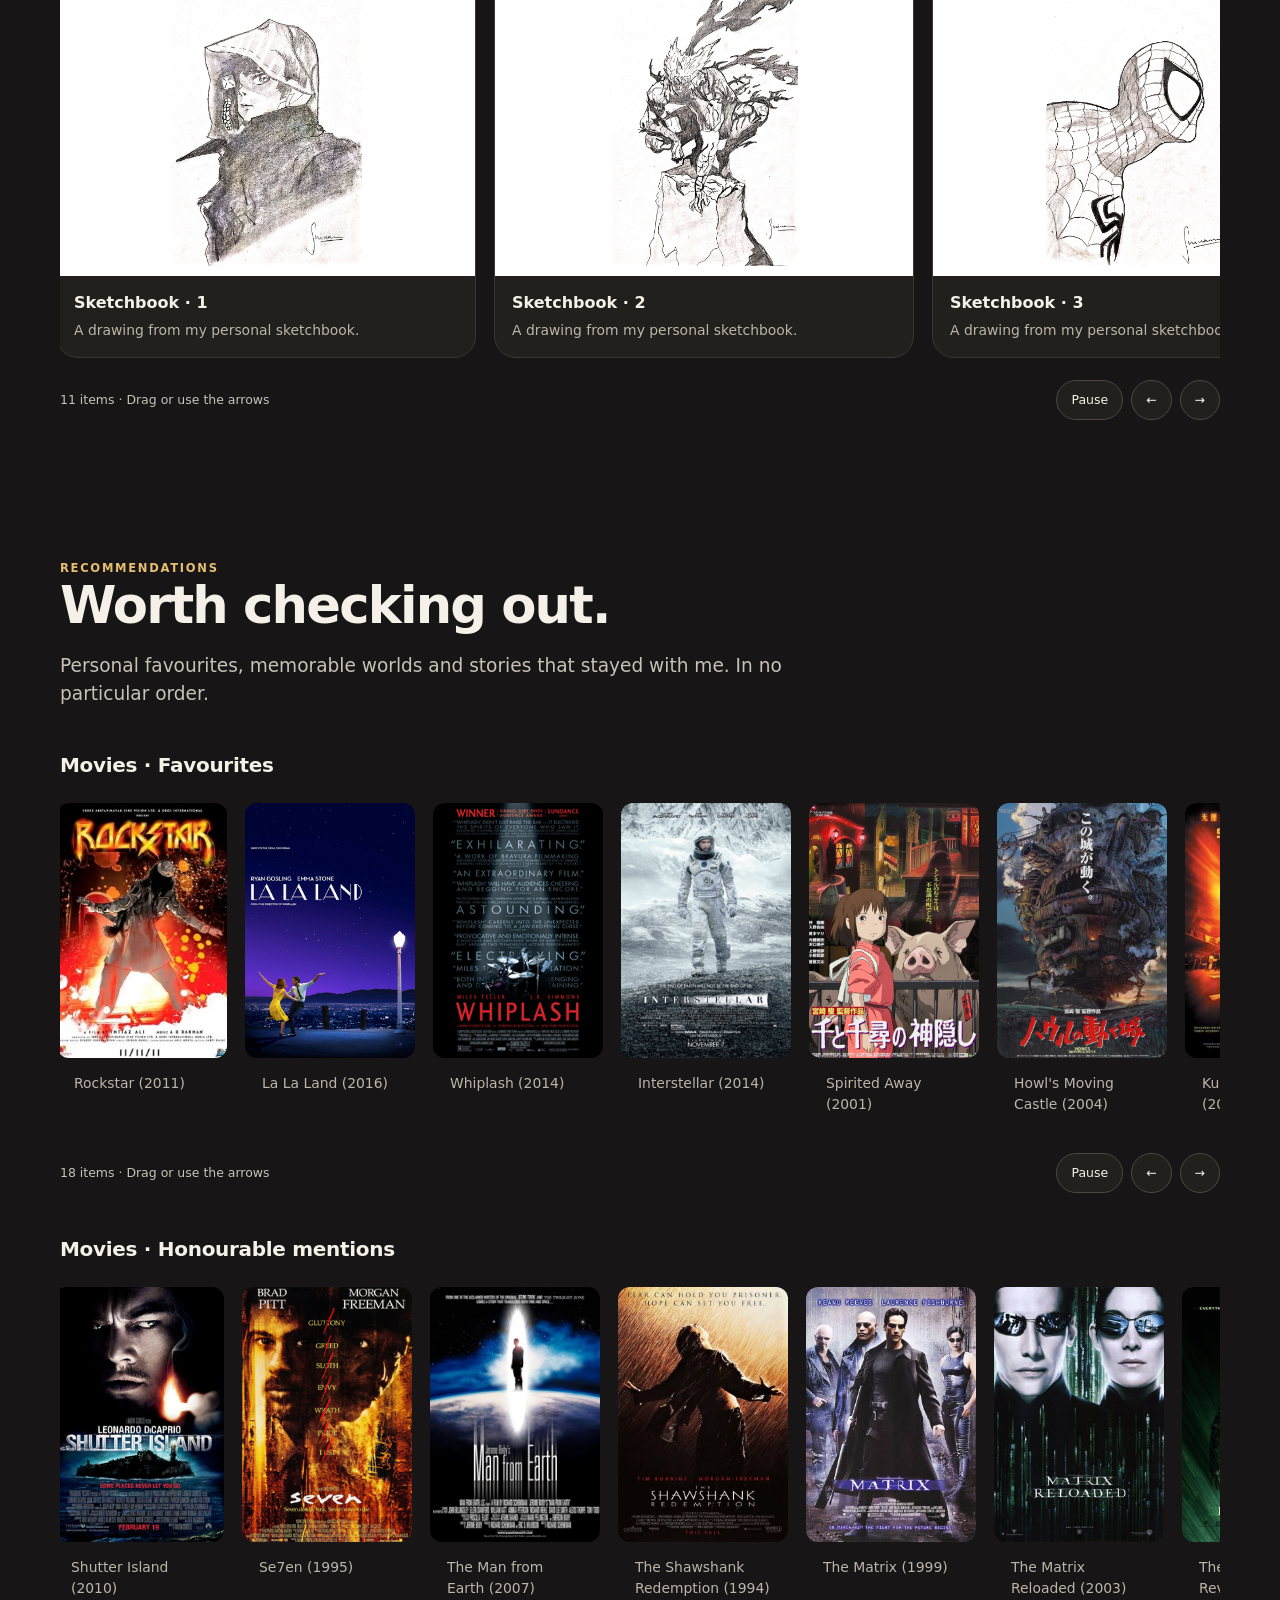
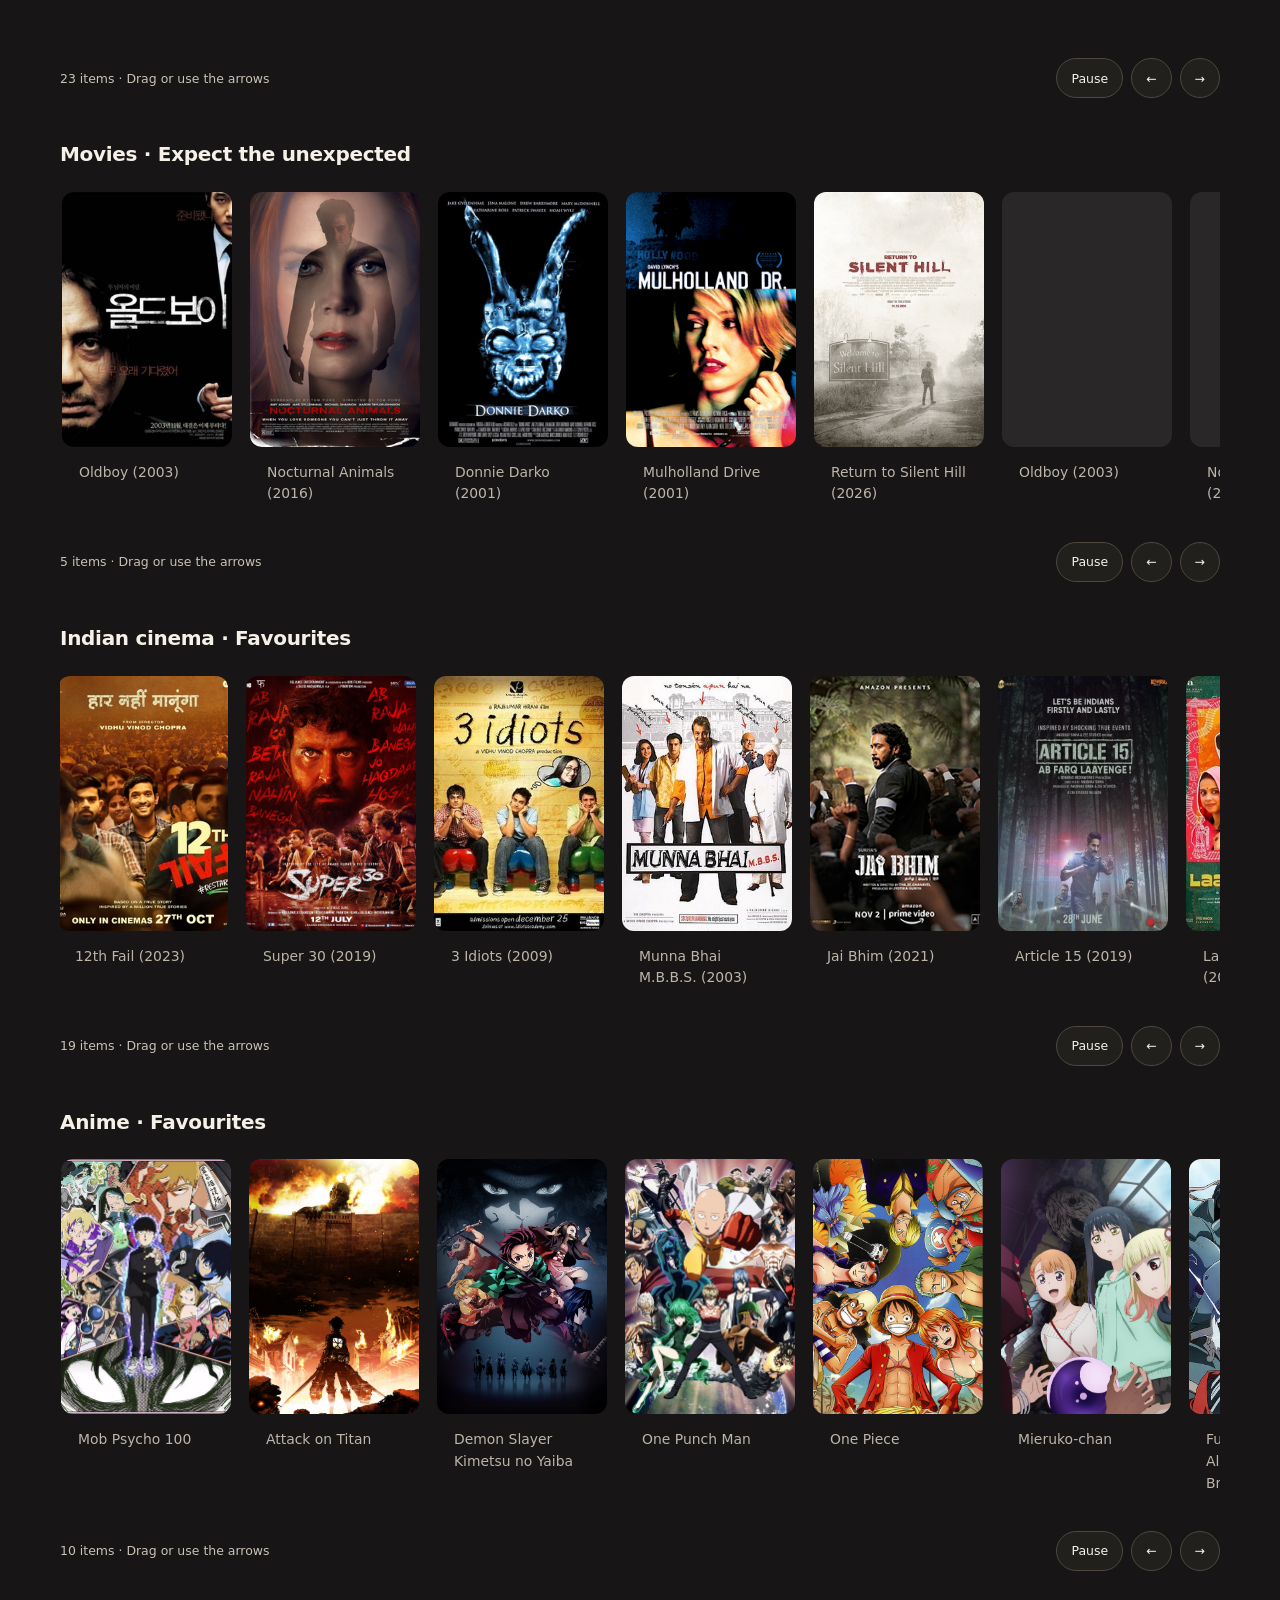
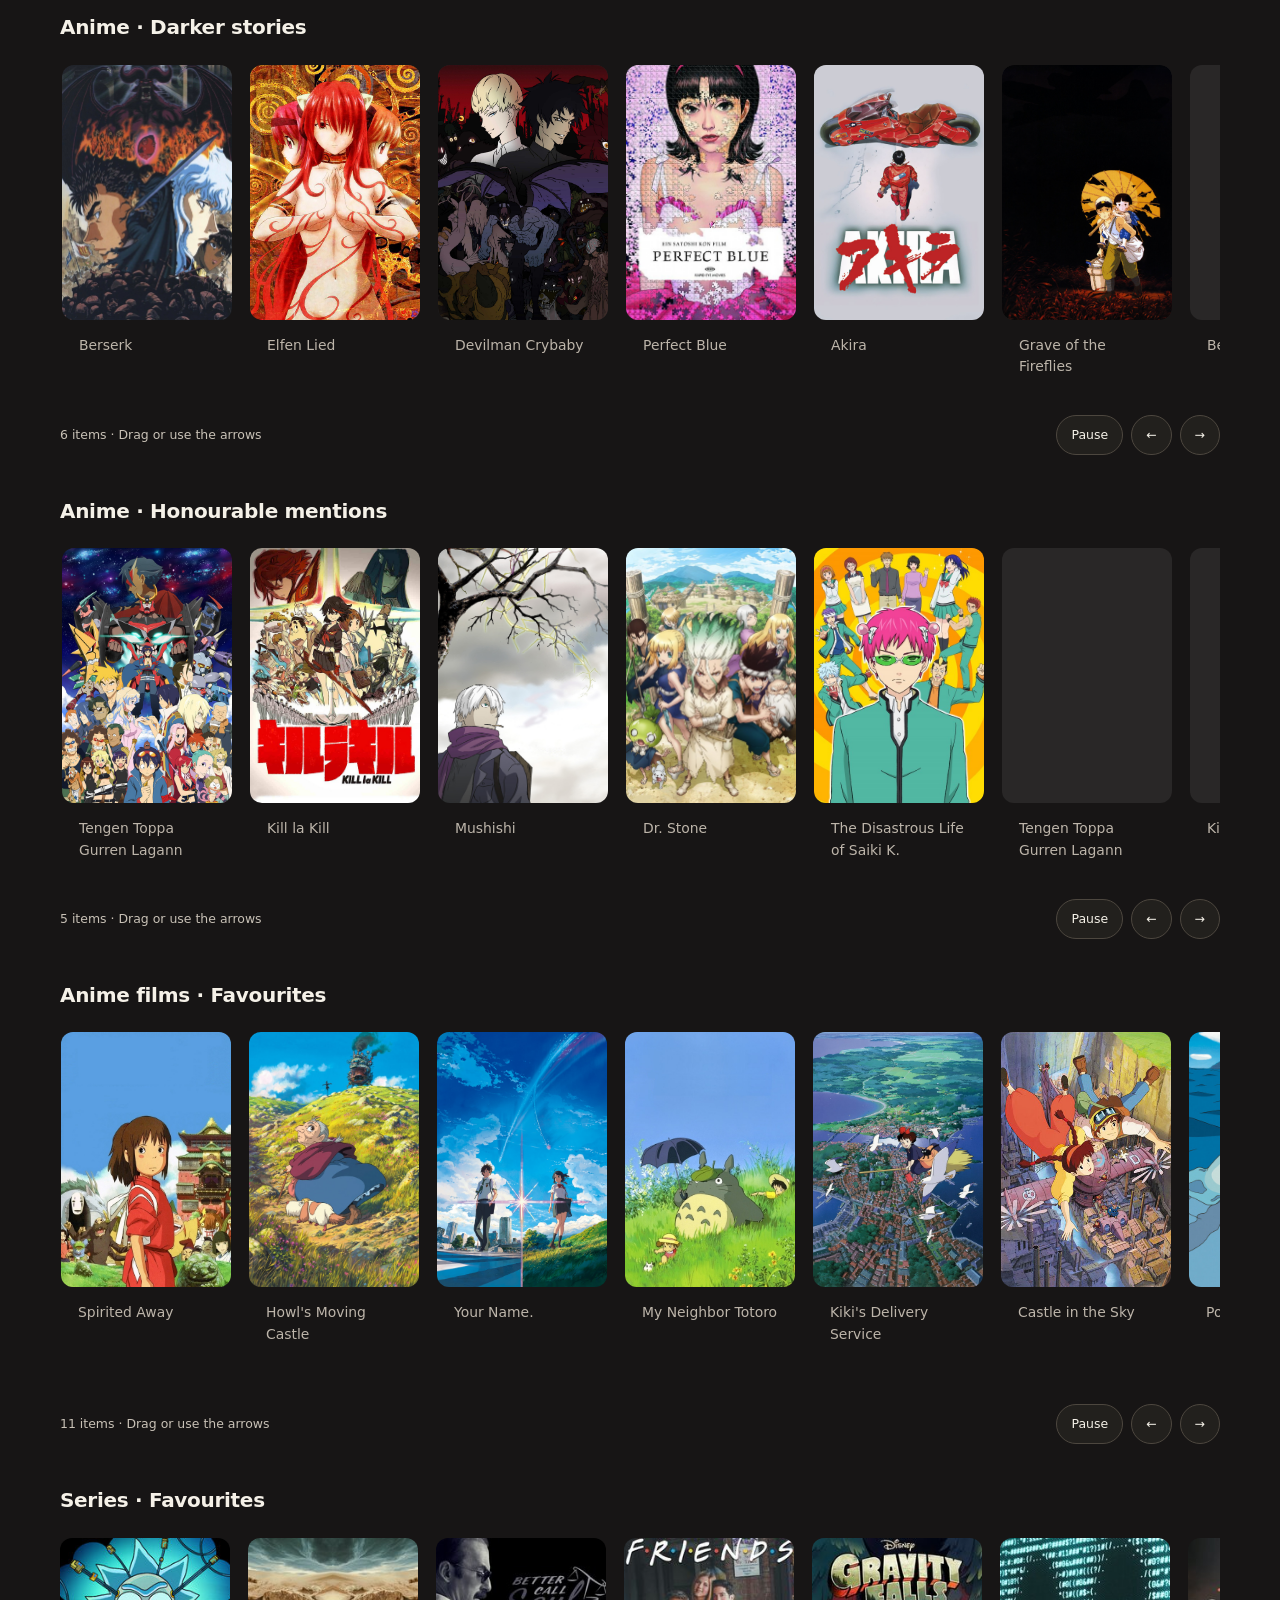
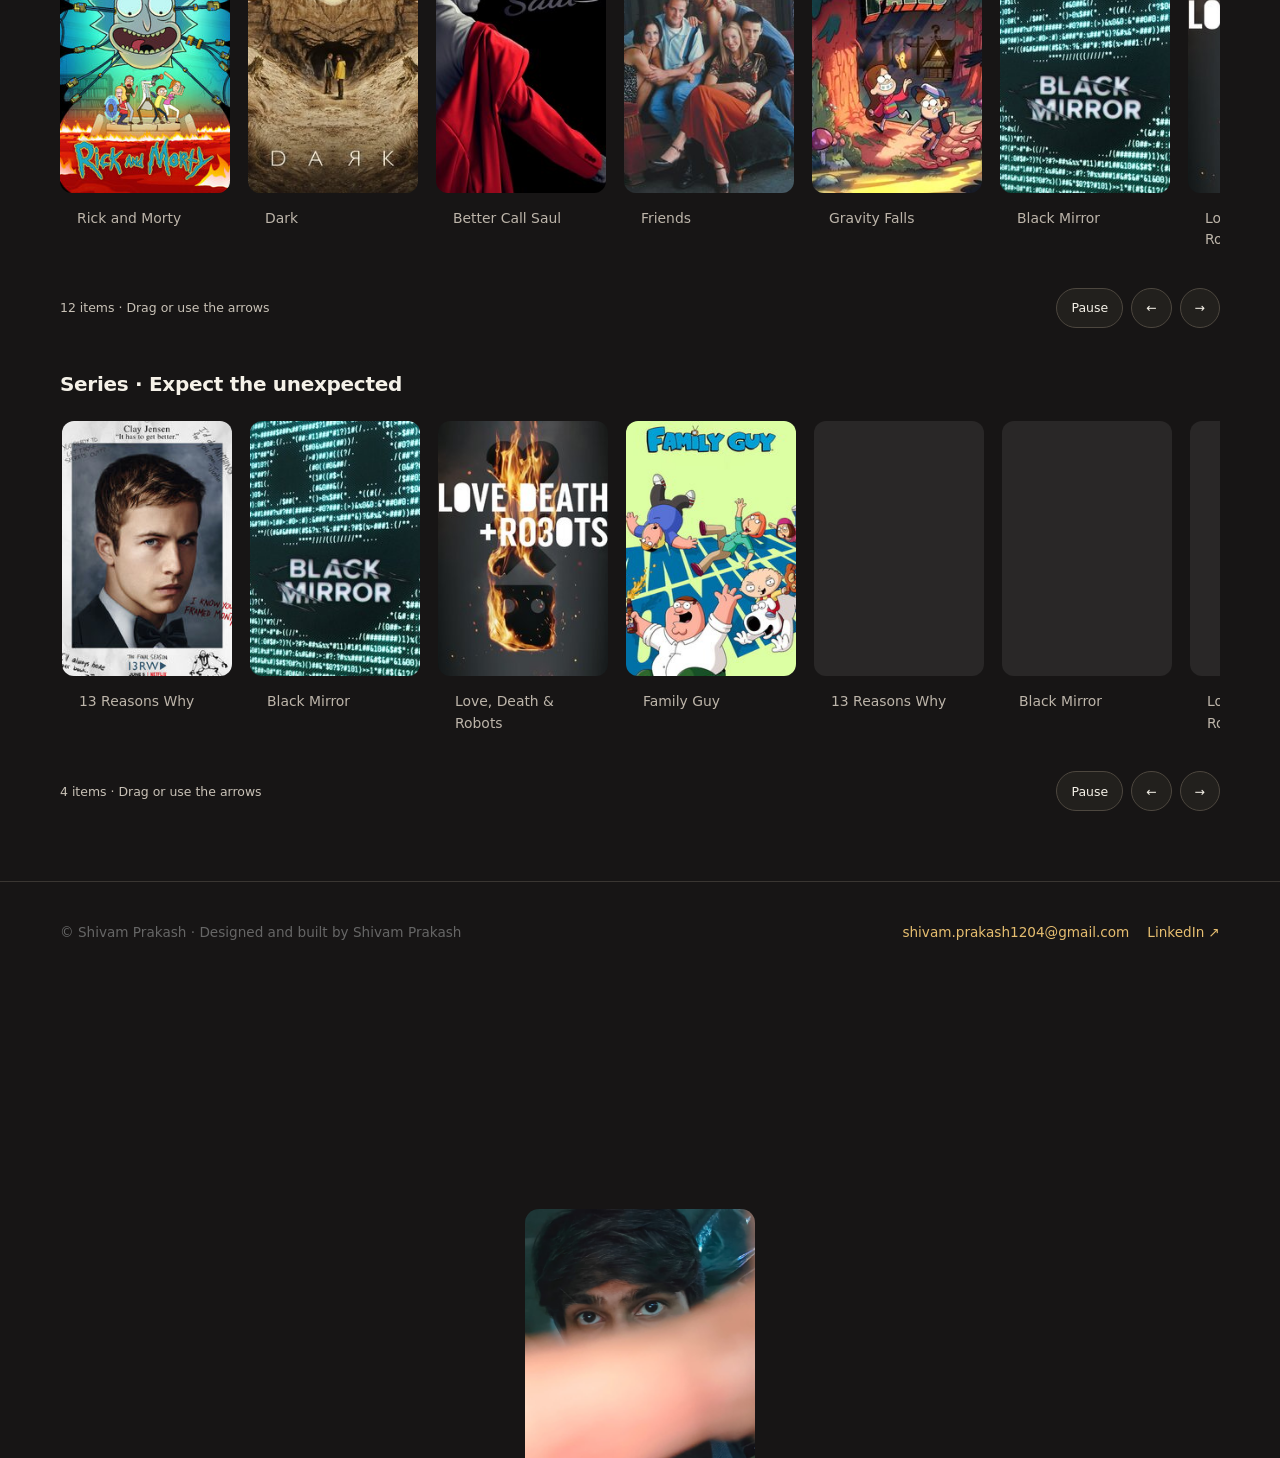
<file: personal.html>
<!doctype html><html lang="en"><head>
<!-- Google tag (gtag.js) -->
<script async src="https://www.googletagmanager.com/gtag/js?id=G-XGF2QBP2E3"></script>
<script>
  window.dataLayer = window.dataLayer || [];
  function gtag(){dataLayer.push(arguments);}
  gtag('js', new Date());
  gtag('config', 'G-XGF2QBP2E3');
</script>
<meta charset="utf-8"><meta name="viewport" content="width=device-width,initial-scale=1"><title>Personal — Shivam Prakash</title><link rel="stylesheet" href="styles.css"></head><body class="personal"><nav class="nav"><div class="container nav-inner"><a class="logo" href="index.html">SHIVAM PRAKASH</a><div class="nav-links"><a href="index.html">Home</a><a href="research.html">Research</a><a href="public-sector.html">Public Sector</a><a href="creative.html">Creative</a><a href="law.html">Law</a><a href="milestones.html">Milestones</a><a href="personal.html">Personal</a></div></div></nav><header class="page-hero"><div class="container"><div class="kicker">The other side</div><h1>Things I enjoy when nobody is asking for a CV.</h1><p class="lead">Fitness, photography, sketching, stories worth recommending and the occasional unexpectedly elaborate idea.</p></div></header><main><section class="section"><div class="container fit-grid personal-intro"><div class="personal-portrait"><img loading="lazy" class="personal-photo profile-cutout" src="assets/portfolio-library/06_Profile/profile picture personal section  background removed .png" alt="Shivam Prakash"></div><div><div class="kicker">Beyond the professional profile</div><h2>Curiosity, craft and a few rabbit holes.</h2><p>My professional work is one part of the picture. This is a less formal space for interests, recommendations and things I enjoy making.</p><p class="quote">“A portfolio should tell you what I can do. This part tells you what I like.”</p></div></div></section><section class="section" id="fitness"><div class="container"><div class="section-head"><div><div class="kicker">Fitness</div><h2>Not a before-and-after. A series of rebuilds.</h2></div><p>48 kg in 2018 → 80 kg in 2023 → 53 kg in 2025 → 75 kg in 2026.</p></div><p class="lead">Fitness has meant building myself up, losing ground and finding the patience to begin again. These photographs capture different chapters of that process. The numbers tell part of the story; returning to the routine is what connects them.</p><div class="carousel fitness-carousel"  aria-label="Fitness through the years"><button type="button" class="asset-card" data-gallery data-gallery-group="fitness" data-image="assets/portfolio-library/05_Personal/Fitness/Me in 2018 at 48 kgs.jpeg" data-title="2018 · The beginning" data-description="At 48 kg, an early chapter in learning to build strength."><img loading="lazy" src="assets/portfolio-library/05_Personal/Fitness/Me in 2018 at 48 kgs.jpeg" alt="2018 · The beginning"><span class="caption"><strong>2018 · The beginning</strong>At 48 kg, an early chapter in learning to build strength.</span></button><button type="button" class="asset-card" data-gallery data-gallery-group="fitness" data-image="assets/portfolio-library/05_Personal/Fitness/me in 2023 with 80 kg of weight .jpg" data-title="2023 · Building up" data-description="At 80 kg, a very different point in the journey."><img loading="lazy" src="assets/portfolio-library/05_Personal/Fitness/me in 2023 with 80 kg of weight .jpg" alt="2023 · Building up"><span class="caption"><strong>2023 · Building up</strong>At 80 kg, a very different point in the journey.</span></button><button type="button" class="asset-card" data-gallery data-gallery-group="fitness" data-image="assets/portfolio-library/05_Personal/Fitness/me in 2025 with 53 kgs of weight .jpg" data-title="2025 · Starting again" data-description="At 53 kg, the work of rebuilding began again."><img loading="lazy" src="assets/portfolio-library/05_Personal/Fitness/me in 2025 with 53 kgs of weight .jpg" alt="2025 · Starting again"><span class="caption"><strong>2025 · Starting again</strong>At 53 kg, the work of rebuilding began again.</span></button><button type="button" class="asset-card" data-gallery data-gallery-group="fitness" data-image="assets/portfolio-library/05_Personal/Fitness/Me in 2026 at 75 kg .jpeg" data-title="2026 · Returning to consistency" data-description="Back at 75 kg, with a renewed appreciation for patient progress."><img loading="lazy" src="assets/portfolio-library/05_Personal/Fitness/Me in 2026 at 75 kg .jpeg" alt="2026 · Returning to consistency"><span class="caption"><strong>2026 · Returning to consistency</strong>Back at 75 kg, with a renewed appreciation for patient progress.</span></button><button type="button" class="asset-card" data-gallery data-gallery-group="fitness" data-image="assets/portfolio-library/05_Personal/Fitness/Me flaunting my abs .jpeg" data-title="A moment of progress" data-description="A small celebration of the work that happens between milestones."><img loading="lazy" src="assets/portfolio-library/05_Personal/Fitness/Me flaunting my abs .jpeg" alt="A moment of progress"><span class="caption"><strong>A moment of progress</strong>A small celebration of the work that happens between milestones.</span></button></div></div></section><section class="section"><div class="container"><div class="kicker">Photography</div><h2>Small moments, noticed.</h2><div class="carousel photo-carousel" data-auto aria-label="Photography"><button type="button" class="asset-card" data-gallery data-gallery-group="photo" data-image="assets/portfolio-library/05_Personal/photography/a butterfly.jpeg" data-title="Butterfly" data-description="Photography by Shivam Prakash"><img loading="lazy" src="assets/portfolio-library/05_Personal/photography/a butterfly.jpeg" alt="Butterfly"><span class="caption"><strong>Butterfly</strong>Photography by Shivam Prakash</span></button><button type="button" class="asset-card" data-gallery data-gallery-group="photo" data-image="assets/portfolio-library/05_Personal/photography/a cute kitten.jpeg" data-title="A quiet companion" data-description="Photography by Shivam Prakash"><img loading="lazy" src="assets/portfolio-library/05_Personal/photography/a cute kitten.jpeg" alt="A quiet companion"><span class="caption"><strong>A quiet companion</strong>Photography by Shivam Prakash</span></button><button type="button" class="asset-card" data-gallery data-gallery-group="photo" data-image="assets/portfolio-library/05_Personal/photography/a flying peacock.jpeg" data-title="Peacock in flight" data-description="Photography by Shivam Prakash"><img loading="lazy" src="assets/portfolio-library/05_Personal/photography/a flying peacock.jpeg" alt="Peacock in flight"><span class="caption"><strong>Peacock in flight</strong>Photography by Shivam Prakash</span></button><button type="button" class="asset-card" data-gallery data-gallery-group="photo" data-image="assets/portfolio-library/05_Personal/photography/a snooping peacock.jpeg" data-title="A curious peacock" data-description="Photography by Shivam Prakash"><img loading="lazy" src="assets/portfolio-library/05_Personal/photography/a snooping peacock.jpeg" alt="A curious peacock"><span class="caption"><strong>A curious peacock</strong>Photography by Shivam Prakash</span></button><button type="button" class="asset-card" data-gallery data-gallery-group="photo" data-image="assets/portfolio-library/05_Personal/photography/albert hall jaipur.jpeg" data-title="Albert Hall, Jaipur" data-description="Photography by Shivam Prakash"><img loading="lazy" src="assets/portfolio-library/05_Personal/photography/albert hall jaipur.jpeg" alt="Albert Hall, Jaipur"><span class="caption"><strong>Albert Hall, Jaipur</strong>Photography by Shivam Prakash</span></button><button type="button" class="asset-card" data-gallery data-gallery-group="photo" data-image="assets/portfolio-library/05_Personal/photography/another angle of a butterfly.jpeg" data-title="Another angle" data-description="Photography by Shivam Prakash"><img loading="lazy" src="assets/portfolio-library/05_Personal/photography/another angle of a butterfly.jpeg" alt="Another angle"><span class="caption"><strong>Another angle</strong>Photography by Shivam Prakash</span></button><button type="button" class="asset-card" data-gallery data-gallery-group="photo" data-image="assets/portfolio-library/05_Personal/photography/image of a butterfly that i clicked .jpg" data-title="Butterfly, close up" data-description="Photography by Shivam Prakash"><img loading="lazy" src="assets/portfolio-library/05_Personal/photography/image of a butterfly that i clicked .jpg" alt="Butterfly, close up"><span class="caption"><strong>Butterfly, close up</strong>Photography by Shivam Prakash</span></button><button type="button" class="asset-card" data-gallery data-gallery-group="photo" data-image="assets/portfolio-library/05_Personal/photography/photo of a flying bird in the sky.jpeg" data-title="Across the sky" data-description="Photography by Shivam Prakash"><img loading="lazy" src="assets/portfolio-library/05_Personal/photography/photo of a flying bird in the sky.jpeg" alt="Across the sky"><span class="caption"><strong>Across the sky</strong>Photography by Shivam Prakash</span></button><button type="button" class="asset-card" data-gallery data-gallery-group="photo" data-image="assets/portfolio-library/05_Personal/photography/random buildings.jpeg" data-title="City geometry" data-description="Photography by Shivam Prakash"><img loading="lazy" src="assets/portfolio-library/05_Personal/photography/random buildings.jpeg" alt="City geometry"><span class="caption"><strong>City geometry</strong>Photography by Shivam Prakash</span></button><button type="button" class="asset-card" data-gallery data-gallery-group="photo" data-image="assets/portfolio-library/05_Personal/photography/sunset skyline.jpeg" data-title="Sunset skyline" data-description="Photography by Shivam Prakash"><img loading="lazy" src="assets/portfolio-library/05_Personal/photography/sunset skyline.jpeg" alt="Sunset skyline"><span class="caption"><strong>Sunset skyline</strong>Photography by Shivam Prakash</span></button><button type="button" class="asset-card" data-gallery data-gallery-group="photo" data-image="assets/portfolio-library/05_Personal/photography/sunset.jpeg" data-title="Last light" data-description="Photography by Shivam Prakash"><img loading="lazy" src="assets/portfolio-library/05_Personal/photography/sunset.jpeg" alt="Last light"><span class="caption"><strong>Last light</strong>Photography by Shivam Prakash</span></button><button type="button" class="asset-card" data-gallery data-gallery-group="photo" data-image="assets/portfolio-library/05_Personal/photography/this gives gta poster vibes.jpeg" data-title="A cinematic afternoon" data-description="Photography by Shivam Prakash"><img loading="lazy" src="assets/portfolio-library/05_Personal/photography/this gives gta poster vibes.jpeg" alt="A cinematic afternoon"><span class="caption"><strong>A cinematic afternoon</strong>Photography by Shivam Prakash</span></button></div></div></section><section class="section"><div class="container"><div class="kicker">Sketching</div><h2>Drawn over time.</h2><div class="carousel sketch-carousel" data-auto aria-label="Sketchbook"><button type="button" class="asset-card" data-gallery data-gallery-group="sketch" data-image="assets/portfolio-library/05_Personal/sketching/New Doc 09-04-2026 19.58_1.jpg" data-title="Sketchbook · 1" data-description="A drawing from my personal sketchbook."><img loading="lazy" src="assets/portfolio-library/05_Personal/sketching/New Doc 09-04-2026 19.58_1.jpg" alt="Sketchbook · 1"><span class="caption"><strong>Sketchbook · 1</strong>A drawing from my personal sketchbook.</span></button><button type="button" class="asset-card" data-gallery data-gallery-group="sketch" data-image="assets/portfolio-library/05_Personal/sketching/New Doc 09-04-2026 19.58_3.jpg" data-title="Sketchbook · 2" data-description="A drawing from my personal sketchbook."><img loading="lazy" src="assets/portfolio-library/05_Personal/sketching/New Doc 09-04-2026 19.58_3.jpg" alt="Sketchbook · 2"><span class="caption"><strong>Sketchbook · 2</strong>A drawing from my personal sketchbook.</span></button><button type="button" class="asset-card" data-gallery data-gallery-group="sketch" data-image="assets/portfolio-library/05_Personal/sketching/New Doc 09-04-2026 19.58_5.jpg" data-title="Sketchbook · 3" data-description="A drawing from my personal sketchbook."><img loading="lazy" src="assets/portfolio-library/05_Personal/sketching/New Doc 09-04-2026 19.58_5.jpg" alt="Sketchbook · 3"><span class="caption"><strong>Sketchbook · 3</strong>A drawing from my personal sketchbook.</span></button><button type="button" class="asset-card" data-gallery data-gallery-group="sketch" data-image="assets/portfolio-library/05_Personal/sketching/New Doc 09-04-2026 19.58_9.jpg" data-title="Sketchbook · 4" data-description="A drawing from my personal sketchbook."><img loading="lazy" src="assets/portfolio-library/05_Personal/sketching/New Doc 09-04-2026 19.58_9.jpg" alt="Sketchbook · 4"><span class="caption"><strong>Sketchbook · 4</strong>A drawing from my personal sketchbook.</span></button><button type="button" class="asset-card" data-gallery data-gallery-group="sketch" data-image="assets/portfolio-library/05_Personal/sketching/New Doc 09-04-2026 19.58_10.jpg" data-title="Sketchbook · 5" data-description="A drawing from my personal sketchbook."><img loading="lazy" src="assets/portfolio-library/05_Personal/sketching/New Doc 09-04-2026 19.58_10.jpg" alt="Sketchbook · 5"><span class="caption"><strong>Sketchbook · 5</strong>A drawing from my personal sketchbook.</span></button><button type="button" class="asset-card" data-gallery data-gallery-group="sketch" data-image="assets/portfolio-library/05_Personal/sketching/New Doc 09-04-2026 19.58_16.jpg" data-title="Sketchbook · 6" data-description="A drawing from my personal sketchbook."><img loading="lazy" src="assets/portfolio-library/05_Personal/sketching/New Doc 09-04-2026 19.58_16.jpg" alt="Sketchbook · 6"><span class="caption"><strong>Sketchbook · 6</strong>A drawing from my personal sketchbook.</span></button><button type="button" class="asset-card" data-gallery data-gallery-group="sketch" data-image="assets/portfolio-library/05_Personal/sketching/New Doc 09-04-2026 19.58_17.jpg" data-title="Sketchbook · 7" data-description="A drawing from my personal sketchbook."><img loading="lazy" src="assets/portfolio-library/05_Personal/sketching/New Doc 09-04-2026 19.58_17.jpg" alt="Sketchbook · 7"><span class="caption"><strong>Sketchbook · 7</strong>A drawing from my personal sketchbook.</span></button><button type="button" class="asset-card" data-gallery data-gallery-group="sketch" data-image="assets/portfolio-library/05_Personal/sketching/New Doc 09-04-2026 19.58_21.jpg" data-title="Sketchbook · 8" data-description="A drawing from my personal sketchbook."><img loading="lazy" src="assets/portfolio-library/05_Personal/sketching/New Doc 09-04-2026 19.58_21.jpg" alt="Sketchbook · 8"><span class="caption"><strong>Sketchbook · 8</strong>A drawing from my personal sketchbook.</span></button><button type="button" class="asset-card" data-gallery data-gallery-group="sketch" data-image="assets/portfolio-library/05_Personal/sketching/New Doc 09-04-2026 19.58_22.jpg" data-title="Sketchbook · 9" data-description="A drawing from my personal sketchbook."><img loading="lazy" src="assets/portfolio-library/05_Personal/sketching/New Doc 09-04-2026 19.58_22.jpg" alt="Sketchbook · 9"><span class="caption"><strong>Sketchbook · 9</strong>A drawing from my personal sketchbook.</span></button><button type="button" class="asset-card" data-gallery data-gallery-group="sketch" data-image="assets/portfolio-library/05_Personal/sketching/random sketch form 2017.jpeg" data-title="Sketch · 2017" data-description="A drawing from my personal sketchbook."><img loading="lazy" src="assets/portfolio-library/05_Personal/sketching/random sketch form 2017.jpeg" alt="Sketch · 2017"><span class="caption"><strong>Sketch · 2017</strong>A drawing from my personal sketchbook.</span></button><button type="button" class="asset-card" data-gallery data-gallery-group="sketch" data-image="assets/portfolio-library/05_Personal/sketching/random sketch of mr haribansh rai bacchan i drew back in 2014.jpeg" data-title="Harivansh Rai Bachchan · 2014" data-description="A drawing from my personal sketchbook."><img loading="lazy" src="assets/portfolio-library/05_Personal/sketching/random sketch of mr haribansh rai bacchan i drew back in 2014.jpeg" alt="Harivansh Rai Bachchan · 2014"><span class="caption"><strong>Harivansh Rai Bachchan · 2014</strong>A drawing from my personal sketchbook.</span></button></div></div></section><section class="section" id="recommendations"><div class="container"><div class="kicker">Recommendations</div><h2>Worth checking out.</h2><p class="lead">Personal favourites, memorable worlds and stories that stayed with me. In no particular order.</p><div class="recommendation-group"><h3>Movies · Favourites</h3><div class="carousel poster-row" data-auto aria-label="Movies · Favourites"><figure class="poster-card"><img loading="lazy" src="assets/portfolio-library/05_Personal/watchlist and recomendations/movie_posters/Rockstar (2011).jpg" alt="Rockstar (2011)" width="180" height="270"><span class="caption">Rockstar (2011)</span></figure><figure class="poster-card"><img loading="lazy" src="assets/portfolio-library/05_Personal/watchlist and recomendations/movie_posters/La La Land (2016).jpg" alt="La La Land (2016)" width="180" height="270"><span class="caption">La La Land (2016)</span></figure><figure class="poster-card"><img loading="lazy" src="assets/portfolio-library/05_Personal/watchlist and recomendations/movie_posters/Whiplash (2014).jpg" alt="Whiplash (2014)" width="180" height="270"><span class="caption">Whiplash (2014)</span></figure><figure class="poster-card"><img loading="lazy" src="assets/portfolio-library/05_Personal/watchlist and recomendations/movie_posters/Interstellar (2014).jpg" alt="Interstellar (2014)" width="180" height="270"><span class="caption">Interstellar (2014)</span></figure><figure class="poster-card"><img loading="lazy" src="assets/portfolio-library/05_Personal/watchlist and recomendations/movie_posters/Spirited Away (2001).jpg" alt="Spirited Away (2001)" width="180" height="270"><span class="caption">Spirited Away (2001)</span></figure><figure class="poster-card"><img loading="lazy" src="assets/portfolio-library/05_Personal/watchlist and recomendations/movie_posters/Howl's Moving Castle (2004).jpg" alt="Howl's Moving Castle (2004)" width="180" height="270"><span class="caption">Howl's Moving Castle (2004)</span></figure><figure class="poster-card"><img loading="lazy" src="assets/portfolio-library/05_Personal/watchlist and recomendations/movie_posters/Kung Fu Hustle (2004).jpg" alt="Kung Fu Hustle (2004)" width="180" height="270"><span class="caption">Kung Fu Hustle (2004)</span></figure><figure class="poster-card"><img loading="lazy" src="assets/portfolio-library/05_Personal/watchlist and recomendations/movie_posters/The Dark Knight (2008).jpg" alt="The Dark Knight (2008)" width="180" height="270"><span class="caption">The Dark Knight (2008)</span></figure><figure class="poster-card"><img loading="lazy" src="assets/portfolio-library/05_Personal/watchlist and recomendations/movie_posters/The Dark Knight Rises (2012).jpg" alt="The Dark Knight Rises (2012)" width="180" height="270"><span class="caption">The Dark Knight Rises (2012)</span></figure><figure class="poster-card"><img loading="lazy" src="assets/portfolio-library/05_Personal/watchlist and recomendations/movie_posters/Fight Club (1999).jpg" alt="Fight Club (1999)" width="180" height="270"><span class="caption">Fight Club (1999)</span></figure><figure class="poster-card"><img loading="lazy" src="assets/portfolio-library/05_Personal/watchlist and recomendations/movie_posters/Spider-Man (2002).jpg" alt="Spider-Man (2002)" width="180" height="270"><span class="caption">Spider-Man (2002)</span></figure><figure class="poster-card"><img loading="lazy" src="assets/portfolio-library/05_Personal/watchlist and recomendations/movie_posters/Spider-Man 2 (2004).jpg" alt="Spider-Man 2 (2004)" width="180" height="270"><span class="caption">Spider-Man 2 (2004)</span></figure><figure class="poster-card"><img loading="lazy" src="assets/portfolio-library/05_Personal/watchlist and recomendations/movie_posters/Spider-Man 3 (2007).jpg" alt="Spider-Man 3 (2007)" width="180" height="270"><span class="caption">Spider-Man 3 (2007)</span></figure><figure class="poster-card"><img loading="lazy" src="assets/portfolio-library/05_Personal/watchlist and recomendations/movie_posters/Up (2009).jpg" alt="Up (2009)" width="180" height="270"><span class="caption">Up (2009)</span></figure><figure class="poster-card"><img loading="lazy" src="assets/portfolio-library/05_Personal/watchlist and recomendations/movie_posters/Toy Story (1995).jpg" alt="Toy Story (1995)" width="180" height="270"><span class="caption">Toy Story (1995)</span></figure><figure class="poster-card"><img loading="lazy" src="assets/portfolio-library/05_Personal/watchlist and recomendations/movie_posters/Toy Story 2 (1999).jpg" alt="Toy Story 2 (1999)" width="180" height="270"><span class="caption">Toy Story 2 (1999)</span></figure><figure class="poster-card"><img loading="lazy" src="assets/portfolio-library/05_Personal/watchlist and recomendations/movie_posters/Toy Story 3 (2010).jpg" alt="Toy Story 3 (2010)" width="180" height="270"><span class="caption">Toy Story 3 (2010)</span></figure><figure class="poster-card"><img loading="lazy" src="assets/portfolio-library/05_Personal/watchlist and recomendations/movie_posters/Bullet Train (2022).jpg" alt="Bullet Train (2022)" width="180" height="270"><span class="caption">Bullet Train (2022)</span></figure></div></div><div class="recommendation-group"><h3>Movies · Honourable mentions</h3><div class="carousel poster-row" data-auto aria-label="Movies · Honourable mentions"><figure class="poster-card"><img loading="lazy" src="assets/portfolio-library/05_Personal/watchlist and recomendations/movie_posters/Shutter Island (2010).jpg" alt="Shutter Island (2010)" width="180" height="270"><span class="caption">Shutter Island (2010)</span></figure><figure class="poster-card"><img loading="lazy" src="assets/portfolio-library/05_Personal/watchlist and recomendations/movie_posters/Se7en (1995).jpg" alt="Se7en (1995)" width="180" height="270"><span class="caption">Se7en (1995)</span></figure><figure class="poster-card"><img loading="lazy" src="assets/portfolio-library/05_Personal/watchlist and recomendations/movie_posters/The Man from Earth (2007).jpg" alt="The Man from Earth (2007)" width="180" height="270"><span class="caption">The Man from Earth (2007)</span></figure><figure class="poster-card"><img loading="lazy" src="assets/portfolio-library/05_Personal/watchlist and recomendations/movie_posters/The Shawshank Redemption (1994).jpg" alt="The Shawshank Redemption (1994)" width="180" height="270"><span class="caption">The Shawshank Redemption (1994)</span></figure><figure class="poster-card"><img loading="lazy" src="assets/portfolio-library/05_Personal/watchlist and recomendations/movie_posters/The Matrix (1999).jpg" alt="The Matrix (1999)" width="180" height="270"><span class="caption">The Matrix (1999)</span></figure><figure class="poster-card"><img loading="lazy" src="assets/portfolio-library/05_Personal/watchlist and recomendations/movie_posters/The Matrix Reloaded (2003).jpg" alt="The Matrix Reloaded (2003)" width="180" height="270"><span class="caption">The Matrix Reloaded (2003)</span></figure><figure class="poster-card"><img loading="lazy" src="assets/portfolio-library/05_Personal/watchlist and recomendations/movie_posters/The Matrix Revolutions (2003).jpg" alt="The Matrix Revolutions (2003)" width="180" height="270"><span class="caption">The Matrix Revolutions (2003)</span></figure><figure class="poster-card"><img loading="lazy" src="assets/portfolio-library/05_Personal/watchlist and recomendations/movie_posters/Memento (2000).jpg" alt="Memento (2000)" width="180" height="270"><span class="caption">Memento (2000)</span></figure><figure class="poster-card"><img loading="lazy" src="assets/portfolio-library/05_Personal/watchlist and recomendations/movie_posters/Pulp Fiction (1994).jpg" alt="Pulp Fiction (1994)" width="180" height="270"><span class="caption">Pulp Fiction (1994)</span></figure><figure class="poster-card"><img loading="lazy" src="assets/portfolio-library/05_Personal/watchlist and recomendations/movie_posters/Dune - Part One (2021).jpg" alt="Dune: Part One (2021)" width="180" height="270"><span class="caption">Dune: Part One (2021)</span></figure><figure class="poster-card"><img loading="lazy" src="assets/portfolio-library/05_Personal/watchlist and recomendations/movie_posters/Dune - Part Two (2024).jpg" alt="Dune: Part Two (2024)" width="180" height="270"><span class="caption">Dune: Part Two (2024)</span></figure><figure class="poster-card"><img loading="lazy" src="assets/portfolio-library/05_Personal/watchlist and recomendations/movie_posters/Spider-Man - Into the Spider-Verse (2018).jpg" alt="Spider-Man: Into the Spider-Verse (2018)" width="180" height="270"><span class="caption">Spider-Man: Into the Spider-Verse (2018)</span></figure><figure class="poster-card"><img loading="lazy" src="assets/portfolio-library/05_Personal/watchlist and recomendations/movie_posters/Prisoners (2013).jpg" alt="Prisoners (2013)" width="180" height="270"><span class="caption">Prisoners (2013)</span></figure><figure class="poster-card"><img loading="lazy" src="assets/portfolio-library/05_Personal/watchlist and recomendations/movie_posters/Sherlock Holmes (2009).jpg" alt="Sherlock Holmes (2009)" width="180" height="270"><span class="caption">Sherlock Holmes (2009)</span></figure><figure class="poster-card"><img loading="lazy" src="assets/portfolio-library/05_Personal/watchlist and recomendations/movie_posters/Sherlock Holmes - A Game of Shadows (2011).jpg" alt="Sherlock Holmes: A Game of Shadows (2011)" width="180" height="270"><span class="caption">Sherlock Holmes: A Game of Shadows (2011)</span></figure><figure class="poster-card"><img loading="lazy" src="assets/portfolio-library/05_Personal/watchlist and recomendations/movie_posters/The Handmaiden (2016).jpg" alt="The Handmaiden (2016)" width="180" height="270"><span class="caption">The Handmaiden (2016)</span></figure><figure class="poster-card"><img loading="lazy" src="assets/portfolio-library/05_Personal/watchlist and recomendations/movie_posters/The Game (1997).jpg" alt="The Game (1997)" width="180" height="270"><span class="caption">The Game (1997)</span></figure><figure class="poster-card"><img loading="lazy" src="assets/portfolio-library/05_Personal/watchlist and recomendations/movie_posters/The Sixth Sense (1999).jpg" alt="The Sixth Sense (1999)" width="180" height="270"><span class="caption">The Sixth Sense (1999)</span></figure><figure class="poster-card"><img loading="lazy" src="assets/portfolio-library/05_Personal/watchlist and recomendations/movie_posters/Predestination (2014).jpg" alt="Predestination (2014)" width="180" height="270"><span class="caption">Predestination (2014)</span></figure><figure class="poster-card"><img loading="lazy" src="assets/portfolio-library/05_Personal/watchlist and recomendations/movie_posters/Edge of Tomorrow (2014).jpg" alt="Edge of Tomorrow (2014)" width="180" height="270"><span class="caption">Edge of Tomorrow (2014)</span></figure><figure class="poster-card"><img loading="lazy" src="assets/portfolio-library/05_Personal/watchlist and recomendations/movie_posters/Coherence (2013).jpg" alt="Coherence (2013)" width="180" height="270"><span class="caption">Coherence (2013)</span></figure><figure class="poster-card"><img loading="lazy" src="assets/portfolio-library/05_Personal/watchlist and recomendations/movie_posters/Source Code (2011).jpg" alt="Source Code (2011)" width="180" height="270"><span class="caption">Source Code (2011)</span></figure><figure class="poster-card"><img loading="lazy" src="assets/portfolio-library/05_Personal/watchlist and recomendations/movie_posters/Tenet (2020).jpg" alt="Tenet (2020)" width="180" height="270"><span class="caption">Tenet (2020)</span></figure></div></div><div class="recommendation-group"><h3>Movies · Expect the unexpected</h3><div class="carousel poster-row" data-auto aria-label="Movies · Expect the unexpected"><figure class="poster-card"><img loading="lazy" src="assets/portfolio-library/05_Personal/watchlist and recomendations/movie_posters/Oldboy (2003).jpg" alt="Oldboy (2003)" width="180" height="270"><span class="caption">Oldboy (2003)</span></figure><figure class="poster-card"><img loading="lazy" src="assets/portfolio-library/05_Personal/watchlist and recomendations/movie_posters/Nocturnal Animals (2016).jpg" alt="Nocturnal Animals (2016)" width="180" height="270"><span class="caption">Nocturnal Animals (2016)</span></figure><figure class="poster-card"><img loading="lazy" src="assets/portfolio-library/05_Personal/watchlist and recomendations/movie_posters/Donnie Darko (2001).jpg" alt="Donnie Darko (2001)" width="180" height="270"><span class="caption">Donnie Darko (2001)</span></figure><figure class="poster-card"><img loading="lazy" src="assets/portfolio-library/05_Personal/watchlist and recomendations/movie_posters/Mulholland Drive (2001).jpg" alt="Mulholland Drive (2001)" width="180" height="270"><span class="caption">Mulholland Drive (2001)</span></figure><figure class="poster-card"><img loading="lazy" src="assets/portfolio-library/05_Personal/watchlist and recomendations/movie_posters/Return to Silent Hill (2026).jpg" alt="Return to Silent Hill (2026)" width="180" height="270"><span class="caption">Return to Silent Hill (2026)</span></figure></div></div><div class="recommendation-group"><h3>Indian cinema · Favourites</h3><div class="carousel poster-row" data-auto aria-label="Indian cinema · Favourites"><figure class="poster-card"><img loading="lazy" src="assets/portfolio-library/05_Personal/watchlist and recomendations/movie_posters/12th Fail (2023).jpg" alt="12th Fail (2023)" width="180" height="270"><span class="caption">12th Fail (2023)</span></figure><figure class="poster-card"><img loading="lazy" src="assets/portfolio-library/05_Personal/watchlist and recomendations/movie_posters/Super 30 (2019).jpg" alt="Super 30 (2019)" width="180" height="270"><span class="caption">Super 30 (2019)</span></figure><figure class="poster-card"><img loading="lazy" src="assets/portfolio-library/05_Personal/watchlist and recomendations/movie_posters/3 Idiots (2009).jpg" alt="3 Idiots (2009)" width="180" height="270"><span class="caption">3 Idiots (2009)</span></figure><figure class="poster-card"><img loading="lazy" src="assets/portfolio-library/05_Personal/watchlist and recomendations/movie_posters/Munna Bhai M.B.B.S. (2003).jpg" alt="Munna Bhai M.B.B.S. (2003)" width="180" height="270"><span class="caption">Munna Bhai M.B.B.S. (2003)</span></figure><figure class="poster-card"><img loading="lazy" src="assets/portfolio-library/05_Personal/watchlist and recomendations/movie_posters/Jai Bhim (2021).jpg" alt="Jai Bhim (2021)" width="180" height="270"><span class="caption">Jai Bhim (2021)</span></figure><figure class="poster-card"><img loading="lazy" src="assets/portfolio-library/05_Personal/watchlist and recomendations/movie_posters/Article 15 (2019).jpg" alt="Article 15 (2019)" width="180" height="270"><span class="caption">Article 15 (2019)</span></figure><figure class="poster-card"><img loading="lazy" src="assets/portfolio-library/05_Personal/watchlist and recomendations/movie_posters/Laapataa Ladies (2024).jpg" alt="Laapataa Ladies (2024)" width="180" height="270"><span class="caption">Laapataa Ladies (2024)</span></figure><figure class="poster-card"><img loading="lazy" src="assets/portfolio-library/05_Personal/watchlist and recomendations/movie_posters/Khosla Ka Ghosla (2006).jpg" alt="Khosla Ka Ghosla (2006)" width="180" height="270"><span class="caption">Khosla Ka Ghosla (2006)</span></figure><figure class="poster-card"><img loading="lazy" src="assets/portfolio-library/05_Personal/watchlist and recomendations/movie_posters/Kahaani (2012).jpg" alt="Kahaani (2012)" width="180" height="270"><span class="caption">Kahaani (2012)</span></figure><figure class="poster-card"><img loading="lazy" src="assets/portfolio-library/05_Personal/watchlist and recomendations/movie_posters/Talaash (2012).jpg" alt="Talaash (2012)" width="180" height="270"><span class="caption">Talaash (2012)</span></figure><figure class="poster-card"><img loading="lazy" src="assets/portfolio-library/05_Personal/watchlist and recomendations/movie_posters/Barfi! (2012).jpg" alt="Barfi! (2012)" width="180" height="270"><span class="caption">Barfi! (2012)</span></figure><figure class="poster-card"><img loading="lazy" src="assets/portfolio-library/05_Personal/watchlist and recomendations/movie_posters/OMG - Oh My God! (2012).jpg" alt="OMG: Oh My God! (2012)" width="180" height="270"><span class="caption">OMG: Oh My God! (2012)</span></figure><figure class="poster-card"><img loading="lazy" src="assets/portfolio-library/05_Personal/watchlist and recomendations/movie_posters/Dhurandhar (2025).jpg" alt="Dhurandhar (2025)" width="180" height="270"><span class="caption">Dhurandhar (2025)</span></figure><figure class="poster-card"><img loading="lazy" src="assets/portfolio-library/05_Personal/watchlist and recomendations/movie_posters/Tanu Weds Manu (2011).jpg" alt="Tanu Weds Manu (2011)" width="180" height="270"><span class="caption">Tanu Weds Manu (2011)</span></figure><figure class="poster-card"><img loading="lazy" src="assets/portfolio-library/05_Personal/watchlist and recomendations/movie_posters/No Smoking (2007).jpg" alt="No Smoking (2007)" width="180" height="270"><span class="caption">No Smoking (2007)</span></figure><figure class="poster-card"><img loading="lazy" src="assets/portfolio-library/05_Personal/watchlist and recomendations/movie_posters/Kaun (1999).jpg" alt="Kaun (1999)" width="180" height="270"><span class="caption">Kaun (1999)</span></figure><figure class="poster-card"><img loading="lazy" src="assets/portfolio-library/05_Personal/watchlist and recomendations/movie_posters/Mukkabaaz (2017).jpg" alt="Mukkabaaz (2017)" width="180" height="270"><span class="caption">Mukkabaaz (2017)</span></figure><figure class="poster-card"><img loading="lazy" src="assets/portfolio-library/05_Personal/watchlist and recomendations/movie_posters/Ludo (2020).jpg" alt="Ludo (2020)" width="180" height="270"><span class="caption">Ludo (2020)</span></figure><figure class="poster-card"><img loading="lazy" src="assets/portfolio-library/05_Personal/watchlist and recomendations/movie_posters/Maharaja (2024).jpg" alt="Maharaja (2024)" width="180" height="270"><span class="caption">Maharaja (2024)</span></figure></div></div><div class="recommendation-group"><h3>Anime · Favourites</h3><div class="carousel poster-row" data-auto aria-label="Anime · Favourites"><figure class="poster-card"><img loading="lazy" src="assets/portfolio-library/05_Personal/watchlist and recomendations/anime_posters/Mob Psycho 100.jpg" alt="Mob Psycho 100" width="180" height="270"><span class="caption">Mob Psycho 100</span></figure><figure class="poster-card"><img loading="lazy" src="assets/portfolio-library/05_Personal/watchlist and recomendations/anime_posters/Attack on Titan.jpg" alt="Attack on Titan" width="180" height="270"><span class="caption">Attack on Titan</span></figure><figure class="poster-card"><img loading="lazy" src="assets/portfolio-library/05_Personal/watchlist and recomendations/anime_posters/Demon Slayer Kimetsu no Yaiba.jpg" alt="Demon Slayer Kimetsu no Yaiba" width="180" height="270"><span class="caption">Demon Slayer Kimetsu no Yaiba</span></figure><figure class="poster-card"><img loading="lazy" src="assets/portfolio-library/05_Personal/watchlist and recomendations/anime_posters/One Punch Man.jpg" alt="One Punch Man" width="180" height="270"><span class="caption">One Punch Man</span></figure><figure class="poster-card"><img loading="lazy" src="assets/portfolio-library/05_Personal/watchlist and recomendations/anime_posters/One Piece.png" alt="One Piece" width="180" height="270"><span class="caption">One Piece</span></figure><figure class="poster-card"><img loading="lazy" src="assets/portfolio-library/05_Personal/watchlist and recomendations/anime_posters/Mieruko-chan.jpg" alt="Mieruko-chan" width="180" height="270"><span class="caption">Mieruko-chan</span></figure><figure class="poster-card"><img loading="lazy" src="assets/portfolio-library/05_Personal/watchlist and recomendations/anime_posters/Fullmetal Alchemist Brotherhood.png" alt="Fullmetal Alchemist Brotherhood" width="180" height="270"><span class="caption">Fullmetal Alchemist Brotherhood</span></figure><figure class="poster-card"><img loading="lazy" src="assets/portfolio-library/05_Personal/watchlist and recomendations/anime_posters/Hajime no Ippo.jpg" alt="Hajime no Ippo" width="180" height="270"><span class="caption">Hajime no Ippo</span></figure><figure class="poster-card"><img loading="lazy" src="assets/portfolio-library/05_Personal/watchlist and recomendations/anime_posters/Crayon Shin-chan.jpg" alt="Crayon Shin-chan" width="180" height="270"><span class="caption">Crayon Shin-chan</span></figure><figure class="poster-card"><img loading="lazy" src="assets/portfolio-library/05_Personal/watchlist and recomendations/anime_posters/Great Teacher Onizuka.jpg" alt="Great Teacher Onizuka" width="180" height="270"><span class="caption">Great Teacher Onizuka</span></figure></div></div><div class="recommendation-group"><h3>Anime · Darker stories</h3><div class="carousel poster-row" data-auto aria-label="Anime · Darker stories"><figure class="poster-card"><img loading="lazy" src="assets/portfolio-library/05_Personal/watchlist and recomendations/anime_posters/Berserk.jpg" alt="Berserk" width="180" height="270"><span class="caption">Berserk</span></figure><figure class="poster-card"><img loading="lazy" src="assets/portfolio-library/05_Personal/watchlist and recomendations/anime_posters/Elfen Lied.png" alt="Elfen Lied" width="180" height="270"><span class="caption">Elfen Lied</span></figure><figure class="poster-card"><img loading="lazy" src="assets/portfolio-library/05_Personal/watchlist and recomendations/anime_posters/Devilman Crybaby.jpg" alt="Devilman Crybaby" width="180" height="270"><span class="caption">Devilman Crybaby</span></figure><figure class="poster-card"><img loading="lazy" src="assets/portfolio-library/05_Personal/watchlist and recomendations/anime_posters/Perfect Blue.jpg" alt="Perfect Blue" width="180" height="270"><span class="caption">Perfect Blue</span></figure><figure class="poster-card"><img loading="lazy" src="assets/portfolio-library/05_Personal/watchlist and recomendations/anime_posters/Akira.jpg" alt="Akira" width="180" height="270"><span class="caption">Akira</span></figure><figure class="poster-card"><img loading="lazy" src="assets/portfolio-library/05_Personal/watchlist and recomendations/anime_posters/Grave of the Fireflies.jpg" alt="Grave of the Fireflies" width="180" height="270"><span class="caption">Grave of the Fireflies</span></figure></div></div><div class="recommendation-group"><h3>Anime · Honourable mentions</h3><div class="carousel poster-row" data-auto aria-label="Anime · Honourable mentions"><figure class="poster-card"><img loading="lazy" src="assets/portfolio-library/05_Personal/watchlist and recomendations/anime_posters/Tengen Toppa Gurren Lagann.jpg" alt="Tengen Toppa Gurren Lagann" width="180" height="270"><span class="caption">Tengen Toppa Gurren Lagann</span></figure><figure class="poster-card"><img loading="lazy" src="assets/portfolio-library/05_Personal/watchlist and recomendations/anime_posters/Kill la Kill.jpg" alt="Kill la Kill" width="180" height="270"><span class="caption">Kill la Kill</span></figure><figure class="poster-card"><img loading="lazy" src="assets/portfolio-library/05_Personal/watchlist and recomendations/anime_posters/Mushishi.png" alt="Mushishi" width="180" height="270"><span class="caption">Mushishi</span></figure><figure class="poster-card"><img loading="lazy" src="assets/portfolio-library/05_Personal/watchlist and recomendations/anime_posters/Dr. Stone.jpg" alt="Dr. Stone" width="180" height="270"><span class="caption">Dr. Stone</span></figure><figure class="poster-card"><img loading="lazy" src="assets/portfolio-library/05_Personal/watchlist and recomendations/anime_posters/The Disastrous Life of Saiki K..jpg" alt="The Disastrous Life of Saiki K." width="180" height="270"><span class="caption">The Disastrous Life of Saiki K.</span></figure></div></div><div class="recommendation-group"><h3>Anime films · Favourites</h3><div class="carousel poster-row" data-auto aria-label="Anime films · Favourites"><figure class="poster-card"><img loading="lazy" src="assets/portfolio-library/05_Personal/watchlist and recomendations/anime_posters/Spirited Away.jpg" alt="Spirited Away" width="180" height="270"><span class="caption">Spirited Away</span></figure><figure class="poster-card"><img loading="lazy" src="assets/portfolio-library/05_Personal/watchlist and recomendations/anime_posters/Howl's Moving Castle.jpg" alt="Howl's Moving Castle" width="180" height="270"><span class="caption">Howl's Moving Castle</span></figure><figure class="poster-card"><img loading="lazy" src="assets/portfolio-library/05_Personal/watchlist and recomendations/anime_posters/Your Name..jpg" alt="Your Name." width="180" height="270"><span class="caption">Your Name.</span></figure><figure class="poster-card"><img loading="lazy" src="assets/portfolio-library/05_Personal/watchlist and recomendations/anime_posters/My Neighbor Totoro.jpg" alt="My Neighbor Totoro" width="180" height="270"><span class="caption">My Neighbor Totoro</span></figure><figure class="poster-card"><img loading="lazy" src="assets/portfolio-library/05_Personal/watchlist and recomendations/anime_posters/Kiki's Delivery Service.jpg" alt="Kiki's Delivery Service" width="180" height="270"><span class="caption">Kiki's Delivery Service</span></figure><figure class="poster-card"><img loading="lazy" src="assets/portfolio-library/05_Personal/watchlist and recomendations/anime_posters/Castle in the Sky.jpg" alt="Castle in the Sky" width="180" height="270"><span class="caption">Castle in the Sky</span></figure><figure class="poster-card"><img loading="lazy" src="assets/portfolio-library/05_Personal/watchlist and recomendations/anime_posters/Ponyo.jpg" alt="Ponyo" width="180" height="270"><span class="caption">Ponyo</span></figure><figure class="poster-card"><img loading="lazy" src="assets/portfolio-library/05_Personal/watchlist and recomendations/anime_posters/The Wind Rises.jpg" alt="The Wind Rises" width="180" height="270"><span class="caption">The Wind Rises</span></figure><figure class="poster-card"><img loading="lazy" src="assets/portfolio-library/05_Personal/watchlist and recomendations/anime_posters/Porco Rosso.jpg" alt="Porco Rosso" width="180" height="270"><span class="caption">Porco Rosso</span></figure><figure class="poster-card"><img loading="lazy" src="assets/portfolio-library/05_Personal/watchlist and recomendations/anime_posters/Vampire Hunter D Bloodlust.png" alt="Vampire Hunter D Bloodlust" width="180" height="270"><span class="caption">Vampire Hunter D Bloodlust</span></figure><figure class="poster-card"><img loading="lazy" src="assets/portfolio-library/05_Personal/watchlist and recomendations/anime_posters/Ramayana The Legend of Prince Rama.jpg" alt="Ramayana The Legend of Prince Rama" width="180" height="270"><span class="caption">Ramayana The Legend of Prince Rama</span></figure></div></div><div class="recommendation-group"><h3>Series · Favourites</h3><div class="carousel poster-row" data-auto aria-label="Series · Favourites"><figure class="poster-card" data-series="Rick and Morty"><img loading="lazy" src="assets/series-posters/rick-and-morty.jpg" alt="Rick and Morty" width="180" height="270"><span class="caption">Rick and Morty</span></figure><figure class="poster-card" data-series="Dark"><img loading="lazy" src="assets/series-posters/dark.jpg" alt="Dark" width="180" height="270"><span class="caption">Dark</span></figure><figure class="poster-card" data-series="Better Call Saul"><img loading="lazy" src="assets/series-posters/better-call-saul.jpg" alt="Better Call Saul" width="180" height="270"><span class="caption">Better Call Saul</span></figure><figure class="poster-card" data-series="Friends"><img loading="lazy" src="assets/series-posters/friends.jpg" alt="Friends" width="180" height="270"><span class="caption">Friends</span></figure><figure class="poster-card" data-series="Gravity Falls"><img loading="lazy" src="assets/series-posters/gravity-falls.jpg" alt="Gravity Falls" width="180" height="270"><span class="caption">Gravity Falls</span></figure><figure class="poster-card" data-series="Black Mirror"><img loading="lazy" src="assets/series-posters/black-mirror.jpg" alt="Black Mirror" width="180" height="270"><span class="caption">Black Mirror</span></figure><figure class="poster-card" data-series="Love, Death &amp; Robots"><img loading="lazy" src="assets/series-posters/love-death-robots.jpg" alt="Love, Death &amp; Robots" width="180" height="270"><span class="caption">Love, Death &amp; Robots</span></figure><figure class="poster-card" data-series="Stranger Things"><img loading="lazy" src="assets/series-posters/stranger-things.jpg" alt="Stranger Things" width="180" height="270"><span class="caption">Stranger Things</span></figure><figure class="poster-card" data-series="Sacred Games"><img loading="lazy" src="assets/series-posters/sacred-games.jpg" alt="Sacred Games" width="180" height="270"><span class="caption">Sacred Games</span></figure><figure class="poster-card" data-series="Ray"><img loading="lazy" src="assets/series-posters/ray.jpg" alt="Ray" width="180" height="270"><span class="caption">Ray</span></figure><figure class="poster-card" data-series="Panchayat"><img loading="lazy" src="assets/series-posters/panchayat.jpg" alt="Panchayat" width="180" height="270"><span class="caption">Panchayat</span></figure><figure class="poster-card" data-series="Family Guy"><img loading="lazy" src="assets/series-posters/family-guy.jpg" alt="Family Guy" width="180" height="270"><span class="caption">Family Guy</span></figure></div></div><div class="recommendation-group"><h3>Series · Expect the unexpected</h3><div class="carousel poster-row" data-auto aria-label="Series · Expect the unexpected"><figure class="poster-card" data-series="13 Reasons Why"><img loading="lazy" src="assets/series-posters/13-reasons-why.jpg" alt="13 Reasons Why" width="180" height="270"><span class="caption">13 Reasons Why</span></figure><figure class="poster-card" data-series="Black Mirror"><img loading="lazy" src="assets/series-posters/black-mirror.jpg" alt="Black Mirror" width="180" height="270"><span class="caption">Black Mirror</span></figure><figure class="poster-card" data-series="Love, Death &amp; Robots"><img loading="lazy" src="assets/series-posters/love-death-robots.jpg" alt="Love, Death &amp; Robots" width="180" height="270"><span class="caption">Love, Death &amp; Robots</span></figure><figure class="poster-card" data-series="Family Guy"><img loading="lazy" src="assets/series-posters/family-guy.jpg" alt="Family Guy" width="180" height="270"><span class="caption">Family Guy</span></figure></div></div></div></section></main><div class="modal" data-modal><div class="modal-dialog"><button type="button" class="modal-close" data-modal-close aria-label="Close">×</button><button type="button" class="modal-nav modal-prev" data-modal-prev aria-label="Previous">←</button><div class="modal-media"><img loading="lazy" data-modal-image alt=""></div><div class="modal-copy"><div class="kicker">Personal archive</div><h3 data-modal-title></h3><p data-modal-description></p><div class="modal-count" data-modal-count></div></div><button type="button" class="modal-nav modal-next" data-modal-next aria-label="Next">→</button></div></div><footer class="footer"><div class="container footer-inner"><span>© Shivam Prakash · Designed and built by Shivam Prakash</span><div><a href="https://mail.google.com/mail/?view=cm&amp;fs=1&amp;to=shivam.prakash1204@gmail.com" target="_blank" rel="noopener noreferrer">shivam.prakash1204@gmail.com</a><a href="https://www.linkedin.com/in/shivam-prakash-b73172424" target="_blank" rel="noopener noreferrer">LinkedIn ↗</a></div></div></footer><div class="easter-egg" data-easter-egg><div class="flip-wrap"><button class="flip-card" data-flip type="button" aria-label="Turn the photograph"><span class="face front"><img src="assets/portfolio-library/05_Personal/Easter_Egg/a picture of me for easter eggs.jpeg" alt="Shivam Prakash" draggable="false"></span><span class="face back"><span class="back-text" aria-live="polite"></span></span></button></div><button type="button" class="envelope" data-envelope hidden aria-label="Open the letter"><span class="envelope-flap"></span><span class="envelope-seal">S</span></button><dialog class="letter-dialog"><div class="letter-paper"><p>You've got a keen eye! Thanks for taking the time to explore and discover this hidden gem on the site. I really appreciate you taking the time to go through everything and explore a bit. Cheers!</p><p class="signature">— Shivam Prakash</p><button type="button" class="btn" data-letter-close>Close letter &amp; explore milestones →</button></div></dialog></div><script src="app.js"></script></body></html>
</file>
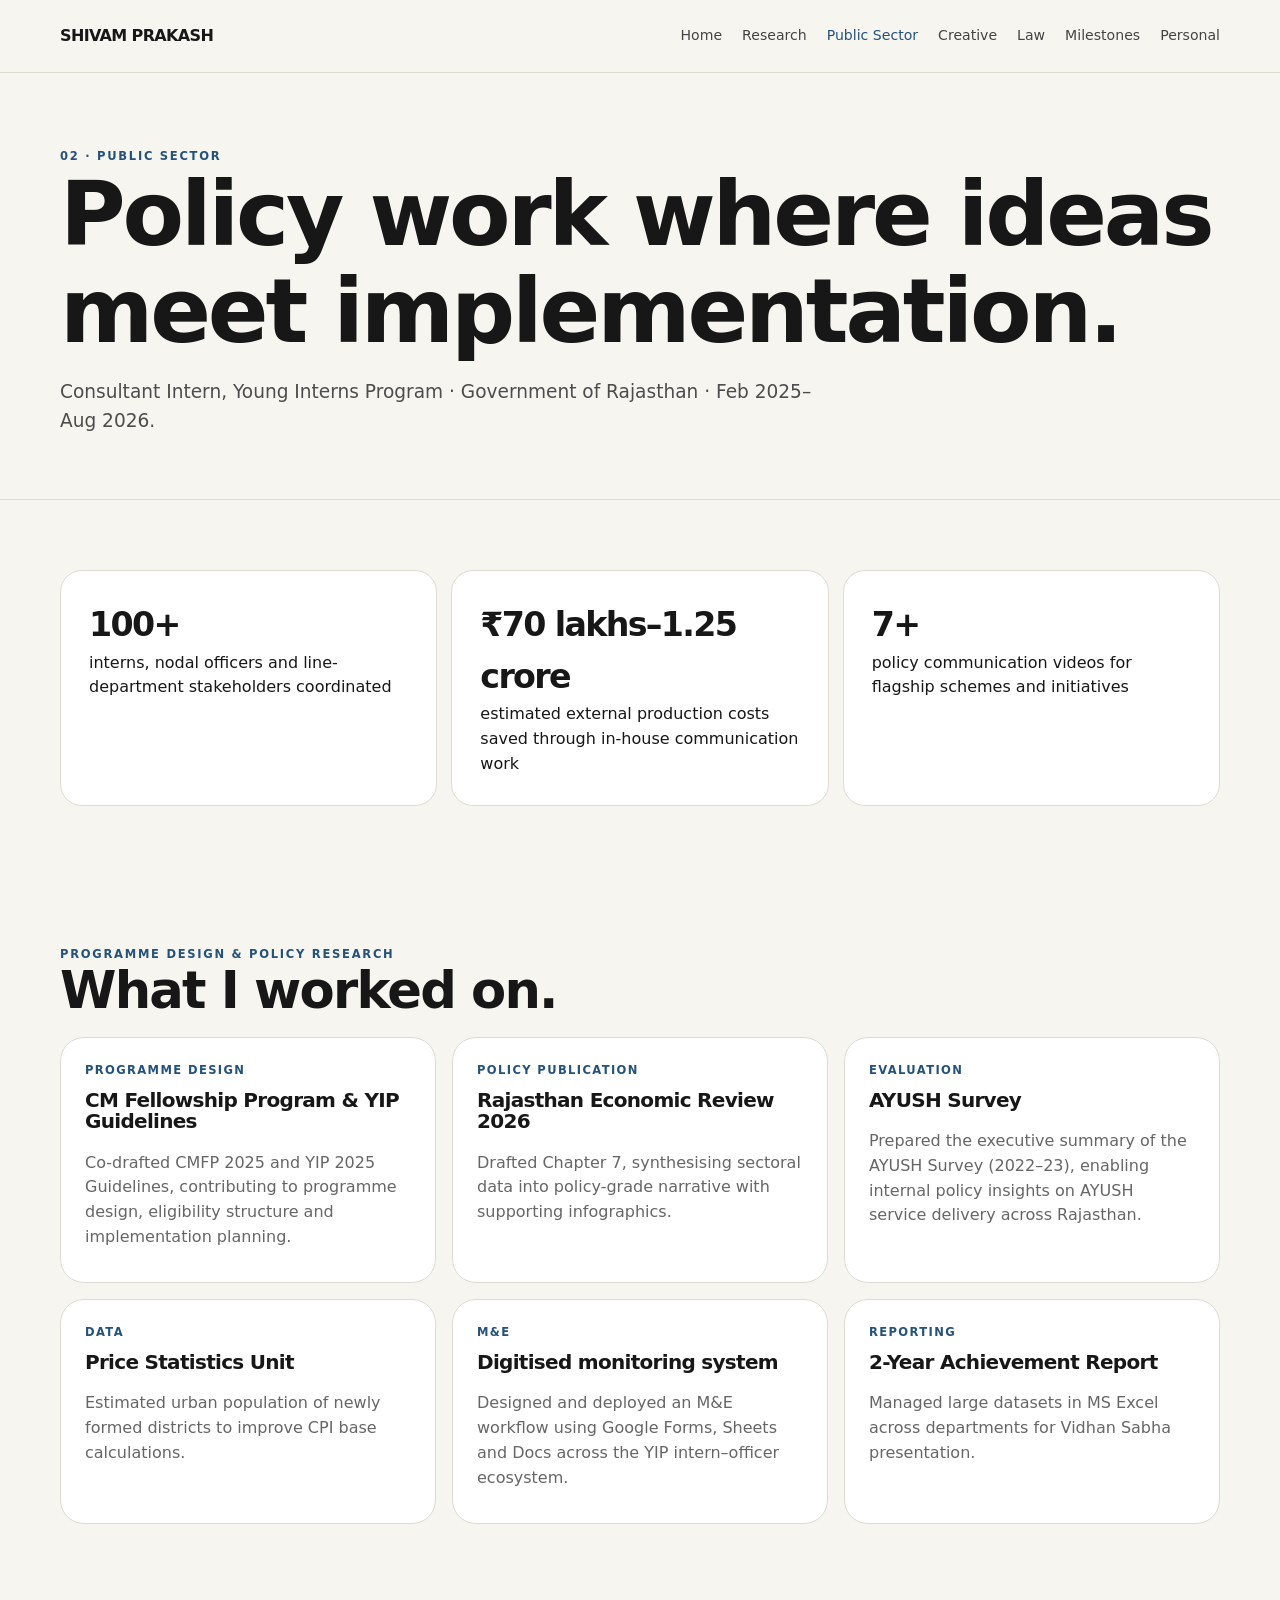
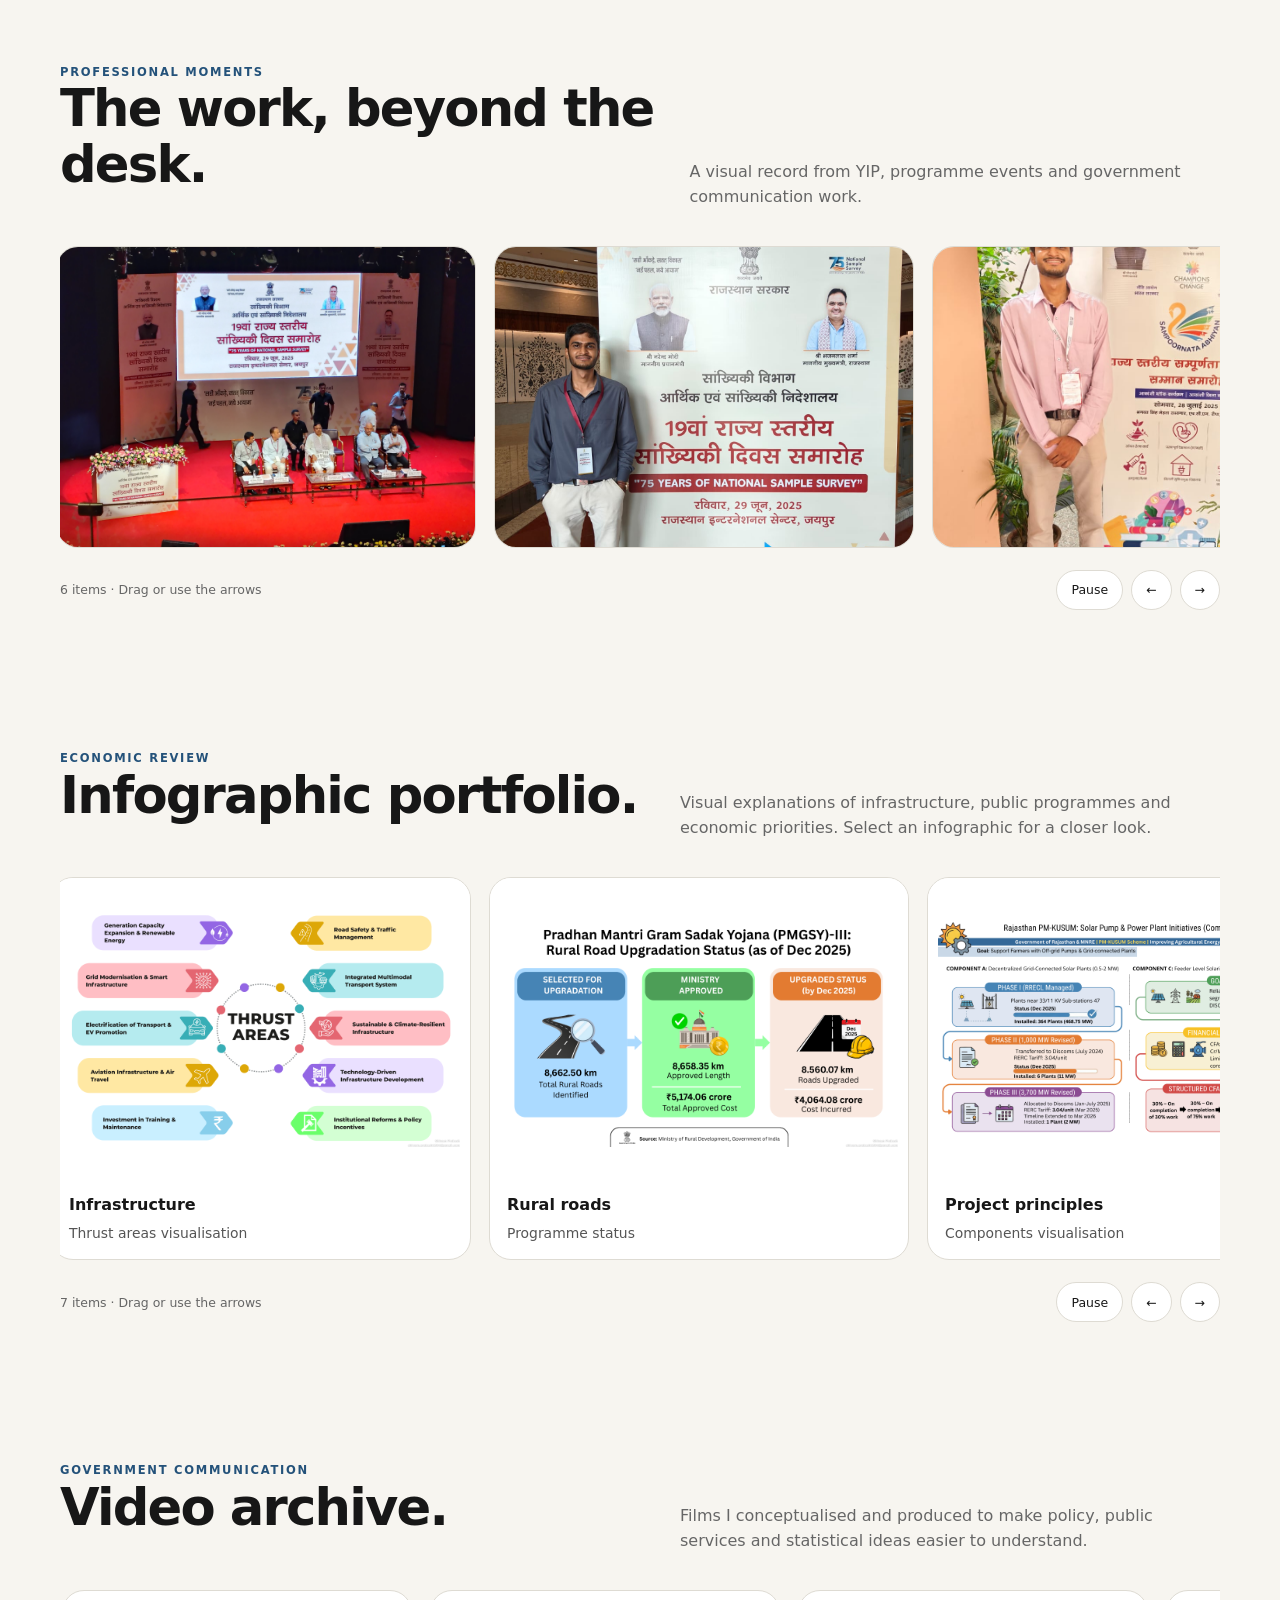
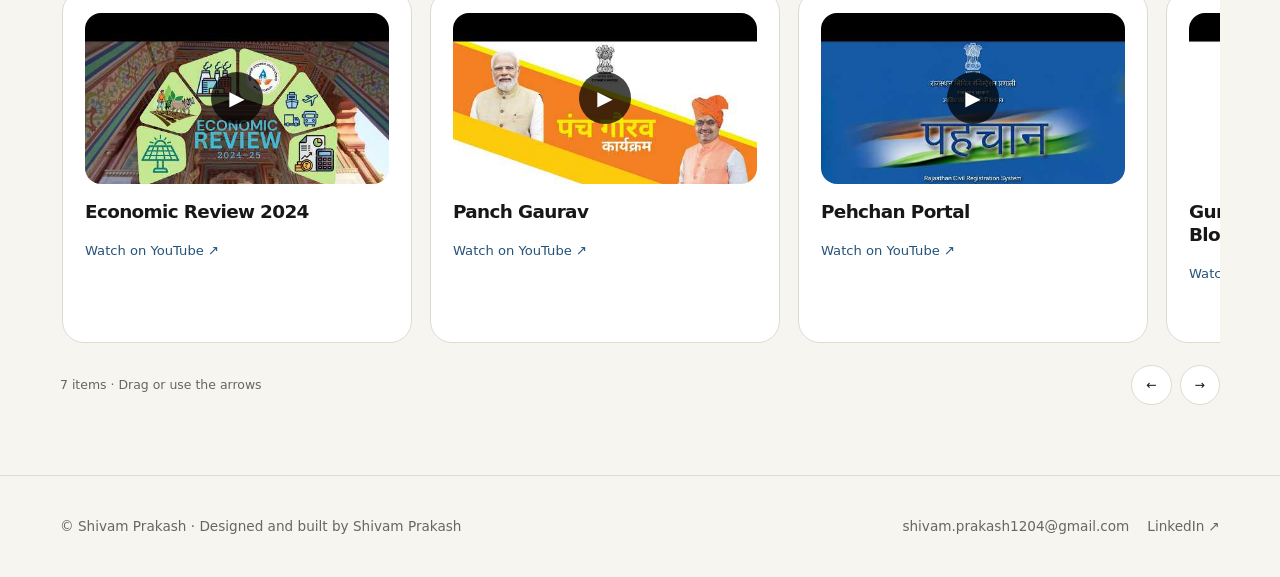
<file: public-sector.html>
<!doctype html><html lang="en"><head>
<!-- Google tag (gtag.js) -->
<script async src="https://www.googletagmanager.com/gtag/js?id=G-XGF2QBP2E3"></script>
<script>
  window.dataLayer = window.dataLayer || [];
  function gtag(){dataLayer.push(arguments);}
  gtag('js', new Date());
  gtag('config', 'G-XGF2QBP2E3');
</script>
<meta charset="utf-8"><meta name="viewport" content="width=device-width,initial-scale=1"><title>Public Sector — Shivam Prakash</title><link rel="stylesheet" href="styles.css"></head><body data-page="public-sector"><nav class="nav"><div class="container nav-inner"><a class="logo" href="index.html">SHIVAM PRAKASH</a><div class="nav-links"><a href="index.html">Home</a><a href="research.html">Research</a><a href="public-sector.html">Public Sector</a><a href="creative.html">Creative</a><a href="law.html">Law</a><a href="milestones.html">Milestones</a><a href="personal.html">Personal</a></div></div></nav><header class="page-hero"><div class="container"><div class="kicker">02 · Public Sector</div><h1>Policy work where ideas meet implementation.</h1><p class="lead">Consultant Intern, Young Interns Program · Government of Rajasthan · Feb 2025–Aug 2026.</p></div></header><main><section class="section reveal"><div class="container"><div class="stat-grid"><div class="stat"><strong>100+</strong><span>interns, nodal officers and line-department stakeholders coordinated</span></div><div class="stat"><strong>₹70 lakhs–1.25 crore</strong><span>estimated external production costs saved through in-house communication work</span></div><div class="stat"><strong>7+</strong><span>policy communication videos for flagship schemes and initiatives</span></div></div></div></section><section class="section reveal"><div class="container"><div class="kicker">Programme design &amp; policy research</div><h2>What I worked on.</h2><div class="feature-grid"><div class="card"><div class="meta">Programme design</div><h3>CM Fellowship Program &amp; YIP Guidelines</h3><p>Co-drafted CMFP 2025 and YIP 2025 Guidelines, contributing to programme design, eligibility structure and implementation planning.</p></div><div class="card"><div class="meta">Policy publication</div><h3>Rajasthan Economic Review 2026</h3><p>Drafted Chapter 7, synthesising sectoral data into policy-grade narrative with supporting infographics.</p></div><div class="card"><div class="meta">Evaluation</div><h3>AYUSH Survey</h3><p>Prepared the executive summary of the AYUSH Survey (2022–23), enabling internal policy insights on AYUSH service delivery across Rajasthan.</p></div><div class="card"><div class="meta">Data</div><h3>Price Statistics Unit</h3><p>Estimated urban population of newly formed districts to improve CPI base calculations.</p></div><div class="card"><div class="meta">M&amp;E</div><h3>Digitised monitoring system</h3><p>Designed and deployed an M&amp;E workflow using Google Forms, Sheets and Docs across the YIP intern–officer ecosystem.</p></div><div class="card"><div class="meta">Reporting</div><h3>2-Year Achievement Report</h3><p>Managed large datasets in MS Excel across departments for Vidhan Sabha presentation.</p></div></div></div></section><section class="section reveal"><div class="container"><div class="section-head"><div><div class="kicker">Professional moments</div><h2>The work, beyond the desk.</h2></div><p>A visual record from YIP, programme events and government communication work.</p></div><div class="carousel photo-carousel" data-auto aria-label="Professional moments"><button type="button" data-gallery data-gallery-group="yip" data-image="assets/portfolio-library/02_Public_Sector/yip photos/19th statistics day where panch gaurav vido played in front of cm bhajan lal .jpg" data-title="19th Statistics Day" data-description="Panch Gaurav video presentation during the 19th Statistics Day programme."><img loading="lazy" src="assets/portfolio-library/02_Public_Sector/yip photos/19th statistics day where panch gaurav vido played in front of cm bhajan lal .jpg" alt="Statistics Day"></button><button type="button" data-gallery data-gallery-group="yip" data-image="assets/portfolio-library/02_Public_Sector/yip photos/at 19th statistics day .jpg" data-title="19th Statistics Day" data-description="Programme documentation from Statistics Day."><img loading="lazy" src="assets/portfolio-library/02_Public_Sector/yip photos/at 19th statistics day .jpg" alt="Statistics Day"></button><button type="button" data-gallery data-gallery-group="yip" data-image="assets/portfolio-library/02_Public_Sector/yip photos/at sampornta abhiyaan hcmripa .jpg" data-title="Sampoornata Abhiyan" data-description="At the Sampoornata Abhiyan programme."><img loading="lazy" src="assets/portfolio-library/02_Public_Sector/yip photos/at sampornta abhiyaan hcmripa .jpg" alt="Sampoornata Abhiyan"></button><button type="button" data-gallery data-gallery-group="yip" data-image="assets/portfolio-library/02_Public_Sector/yip photos/Attended conference ACCELERATING SYSTEM IMPROVEMENT IN CIVIL REGISTRATION VITAL STATISTICS (CRVS) SYSTEM at hotel hilten.jpg" data-title="CRVS Conference" data-description="Conference on civil registration and vital statistics."><img loading="lazy" src="assets/portfolio-library/02_Public_Sector/yip photos/Attended conference ACCELERATING SYSTEM IMPROVEMENT IN CIVIL REGISTRATION VITAL STATISTICS (CRVS) SYSTEM at hotel hilten.jpg" alt="CRVS conference"></button><button type="button" data-gallery data-gallery-group="yip" data-image="assets/portfolio-library/02_Public_Sector/yip photos/informal group photo during YIP with other DES interns .jpg" data-title="YIP at DES" data-description="Informal group photograph with fellow DES interns."><img loading="lazy" src="assets/portfolio-library/02_Public_Sector/yip photos/informal group photo during YIP with other DES interns .jpg" alt="YIP group"></button><button type="button" data-gallery data-gallery-group="yip" data-image="assets/portfolio-library/02_Public_Sector/yip photos/with director des after sucessfull video presentation of panch gaurav video .jpg" data-title="Panch Gaurav presentation" data-description="With the Director, DES, after a successful Panch Gaurav video presentation."><img loading="lazy" src="assets/portfolio-library/02_Public_Sector/yip photos/with director des after sucessfull video presentation of panch gaurav video .jpg" alt="Panch Gaurav presentation"></button></div></div></section><section class="section reveal"><div class="container"><div class="section-head"><div><div class="kicker">Economic Review</div><h2>Infographic portfolio.</h2></div><p>Visual explanations of infrastructure, public programmes and economic priorities. Select an infographic for a closer look.</p></div><div class="carousel infographic-carousel" data-auto aria-label="Infographics"><button type="button" class="asset-card" data-gallery data-gallery-group="info" data-image="assets/infographics/infographic-1.png" data-title="Infrastructure" data-description="Thrust areas visualisation."><img loading="lazy" src="assets/infographics/infographic-1.png" alt="Infrastructure infographic"><span class="caption"><strong>Infrastructure</strong>Thrust areas visualisation</span></button><button type="button" class="asset-card" data-gallery data-gallery-group="info" data-image="assets/infographics/infographic-2.png" data-title="Rural roads" data-description="Programme status visualisation."><img loading="lazy" src="assets/infographics/infographic-2.png" alt="Rural roads infographic"><span class="caption"><strong>Rural roads</strong>Programme status</span></button><button type="button" class="asset-card" data-gallery data-gallery-group="info" data-image="assets/infographics/infographic-3.png" data-title="Project principles" data-description="Components visualisation."><img loading="lazy" src="assets/infographics/infographic-3.png" alt="Project principles infographic"><span class="caption"><strong>Project principles</strong>Components visualisation</span></button><button type="button" class="asset-card" data-gallery data-gallery-group="info" data-image="assets/infographics/infographic-4.png" data-title="Rajasthan transport" data-description="Schemes and innovations."><img loading="lazy" src="assets/infographics/infographic-4.png" alt="Transport infographic"><span class="caption"><strong>Transport</strong>Schemes and innovations</span></button><button type="button" class="asset-card" data-gallery data-gallery-group="info" data-image="assets/infographics/infographic-5.png" data-title="Economic Review" data-description="Supporting visual asset."><img loading="lazy" src="assets/infographics/infographic-5.png" alt="Supporting infographic"><span class="caption"><strong>Economic Review</strong>Supporting visual asset</span></button><button type="button" class="asset-card" data-gallery data-gallery-group="info" data-image="assets/infographics/infographic-6.png" data-title="Economic Review" data-description="Supporting visual asset."><img loading="lazy" src="assets/infographics/infographic-6.png" alt="Supporting infographic"><span class="caption"><strong>Economic Review</strong>Supporting visual asset</span></button><button type="button" class="asset-card" data-gallery data-gallery-group="info" data-image="assets/infographics/infographic-7.png" data-title="Economic Review" data-description="Supporting visual asset."><img loading="lazy" src="assets/infographics/infographic-7.png" alt="Supporting infographic"><span class="caption"><strong>Economic Review</strong>Supporting visual asset</span></button></div></div></section><section class="section reveal" id="videos"><div class="container"><div class="section-head"><div><div class="kicker">Government communication</div><h2>Video archive.</h2></div><p>Films I conceptualised and produced to make policy, public services and statistical ideas easier to understand.</p></div><div class="carousel video-carousel"  aria-label="Government communication videos"><a class="video-card" href="https://youtu.be/oO-jtX-EFeM" target="_blank" rel="noopener noreferrer"><div class="video-thumb"><img src="https://i.ytimg.com/vi/oO-jtX-EFeM/hqdefault.jpg" alt="Economic Review 2024" loading="lazy"><span aria-hidden="true">▶</span></div><h3>Economic Review 2024</h3><p>Watch on YouTube ↗</p></a><a class="video-card" href="https://youtu.be/Zvad5kVlsI0" target="_blank" rel="noopener noreferrer"><div class="video-thumb"><img src="https://i.ytimg.com/vi/Zvad5kVlsI0/hqdefault.jpg" alt="Panch Gaurav" loading="lazy"><span aria-hidden="true">▶</span></div><h3>Panch Gaurav</h3><p>Watch on YouTube ↗</p></a><a class="video-card" href="https://youtu.be/ndse36tlz1Q" target="_blank" rel="noopener noreferrer"><div class="video-thumb"><img src="https://i.ytimg.com/vi/ndse36tlz1Q/hqdefault.jpg" alt="Pehchan Portal" loading="lazy"><span aria-hidden="true">▶</span></div><h3>Pehchan Portal</h3><p>Watch on YouTube ↗</p></a><a class="video-card" href="https://youtu.be/hFH44_KC73M" target="_blank" rel="noopener noreferrer"><div class="video-thumb"><img src="https://i.ytimg.com/vi/hFH44_KC73M/hqdefault.jpg" alt="Guru Golwalkar Aspirational Block Development Scheme" loading="lazy"><span aria-hidden="true">▶</span></div><h3>Guru Golwalkar Aspirational Block Development Scheme</h3><p>Watch on YouTube ↗</p></a><a class="video-card" href="https://youtu.be/gtISEAMtZZ0" target="_blank" rel="noopener noreferrer"><div class="video-thumb"><img src="https://i.ytimg.com/vi/gtISEAMtZZ0/hqdefault.jpg" alt="Viksit Rajasthan @2047" loading="lazy"><span aria-hidden="true">▶</span></div><h3>Viksit Rajasthan @2047</h3><p>Watch on YouTube ↗</p></a><a class="video-card" href="https://youtu.be/5EkfQE5-TvI" target="_blank" rel="noopener noreferrer"><div class="video-thumb"><img src="https://i.ytimg.com/vi/5EkfQE5-TvI/hqdefault.jpg" alt="P. C. Mahalanobis — The Father of Modern Statistics in India" loading="lazy"><span aria-hidden="true">▶</span></div><h3>P. C. Mahalanobis — The Father of Modern Statistics in India</h3><p>Watch on YouTube ↗</p></a><a class="video-card" href="https://youtu.be/YO7NRxcu07I" target="_blank" rel="noopener noreferrer"><div class="video-thumb"><img src="https://i.ytimg.com/vi/YO7NRxcu07I/hqdefault.jpg" alt="Unlocking the Potential of Administrative Data" loading="lazy"><span aria-hidden="true">▶</span></div><h3>Unlocking the Potential of Administrative Data</h3><p>Watch on YouTube ↗</p></a></div></div></section></main><div class="modal" data-modal><div class="modal-dialog"><button type="button" class="modal-close" data-modal-close aria-label="Close">×</button><button type="button" class="modal-nav modal-prev" data-modal-prev aria-label="Previous image">←</button><div class="modal-media"><img loading="lazy" data-modal-image alt=""></div><button type="button" class="modal-nav modal-next" data-modal-next aria-label="Next image">→</button><div class="modal-copy"><div class="kicker">Archive item</div><h2 data-modal-title></h2><p data-modal-description></p><div class="modal-count" data-modal-count></div></div></div></div><footer class="footer"><div class="container footer-inner"><span>© Shivam Prakash · Designed and built by Shivam Prakash</span><div><a href="https://mail.google.com/mail/?view=cm&amp;fs=1&amp;to=shivam.prakash1204@gmail.com" target="_blank" rel="noopener noreferrer">shivam.prakash1204@gmail.com</a><a href="https://www.linkedin.com/in/shivam-prakash-b73172424" target="_blank" rel="noopener noreferrer">LinkedIn ↗</a></div></div></footer><script src="app.js"></script></body></html>
</file>
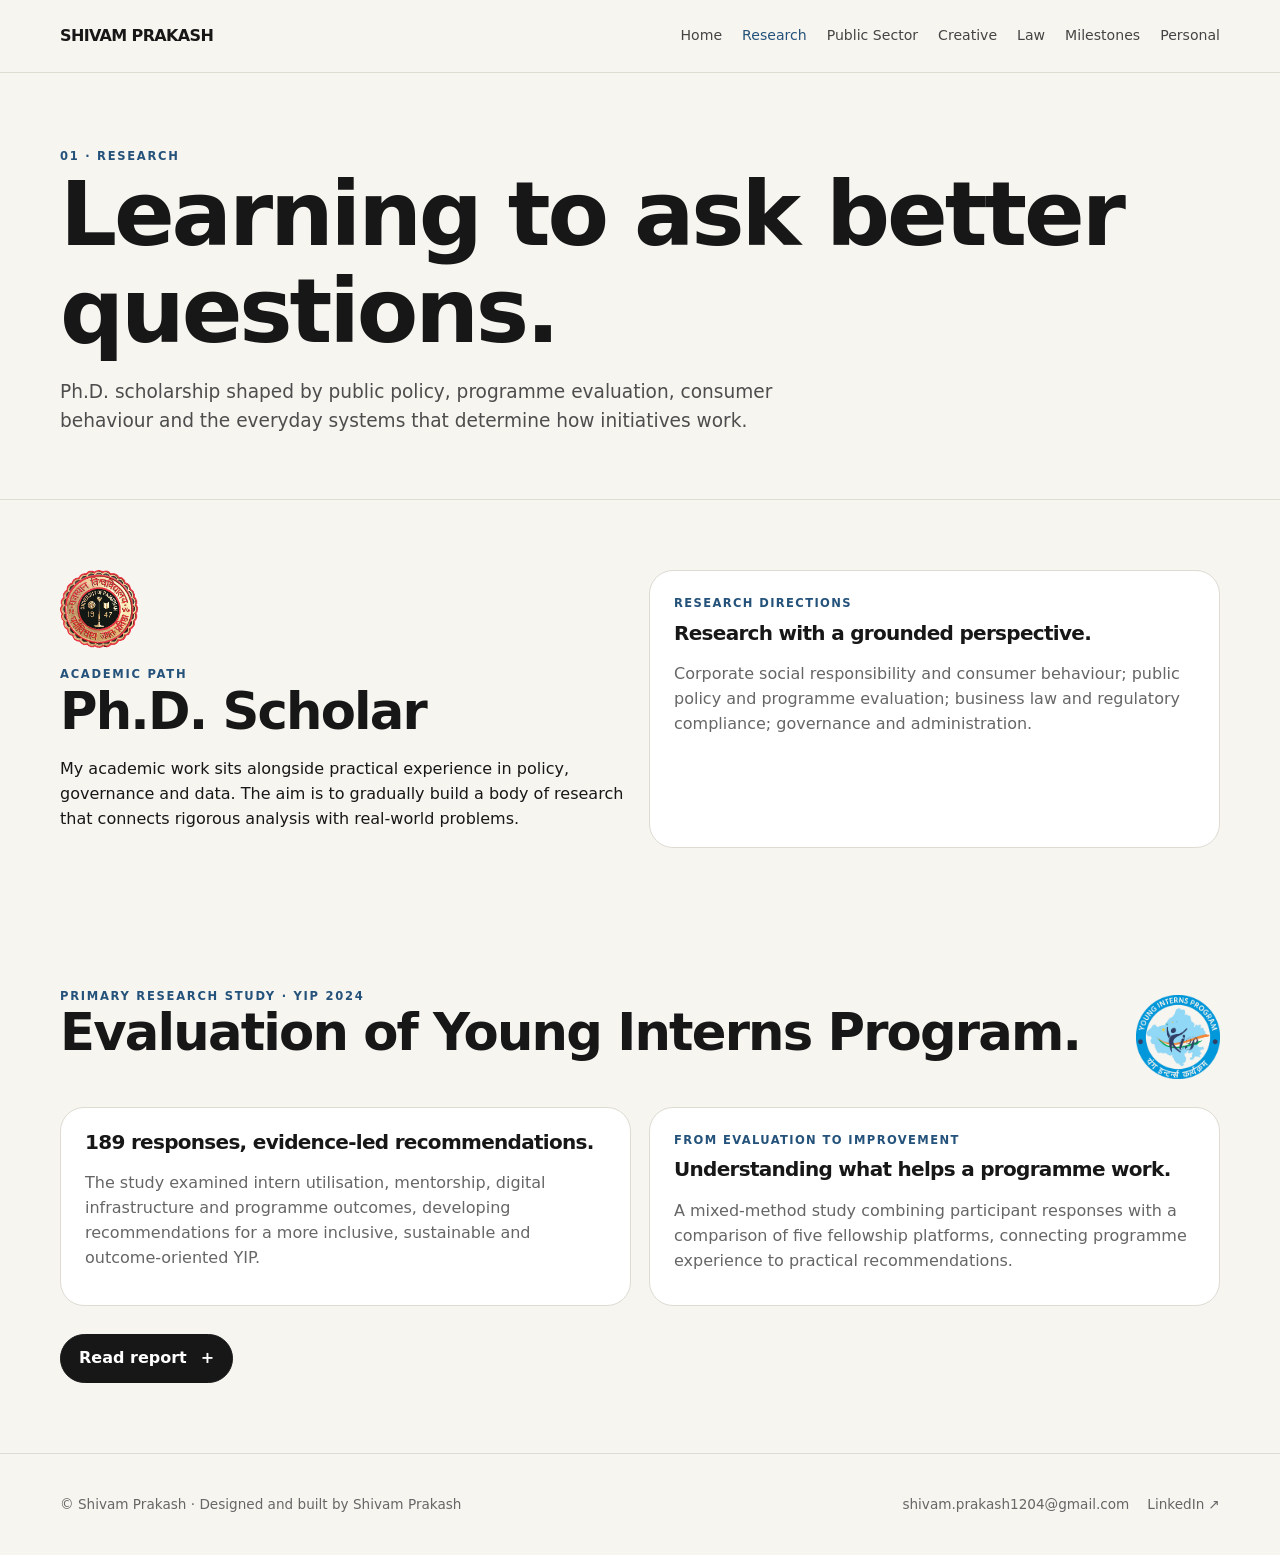
<file: research.html>
<!doctype html><html lang="en"><head>
<!-- Google tag (gtag.js) -->
<script async src="https://www.googletagmanager.com/gtag/js?id=G-XGF2QBP2E3"></script>
<script>
  window.dataLayer = window.dataLayer || [];
  function gtag(){dataLayer.push(arguments);}
  gtag('js', new Date());
  gtag('config', 'G-XGF2QBP2E3');
</script>
<meta charset="utf-8"><meta name="viewport" content="width=device-width,initial-scale=1"><title>Research — Shivam Prakash</title><link rel="stylesheet" href="styles.css"></head><body data-page="research"><nav class="nav"><div class="container nav-inner"><a class="logo" href="index.html">SHIVAM PRAKASH</a><div class="nav-links"><a href="index.html">Home</a><a href="research.html">Research</a><a href="public-sector.html">Public Sector</a><a href="creative.html">Creative</a><a href="law.html">Law</a><a href="milestones.html">Milestones</a><a href="personal.html">Personal</a></div></div></nav><header class="page-hero"><div class="container"><div class="kicker">01 · Research</div><h1>Learning to ask better questions.</h1><p class="lead">Ph.D. scholarship shaped by public policy, programme evaluation, consumer behaviour and the everyday systems that determine how initiatives work.</p></div></header><main><section class="section reveal"><div class="container two-col"><div><img loading="lazy" class="institution-logo" src="assets/portfolio-library/01_Research/Logos/Rajasthan_University_Logo (1).png" alt="University of Rajasthan logo"><div class="kicker">Academic path</div><h2>Ph.D. Scholar</h2><p>My academic work sits alongside practical experience in policy, governance and data. The aim is to gradually build a body of research that connects rigorous analysis with real-world problems.</p></div><div class="card"><div class="meta">Research directions</div><h3>Research with a grounded perspective.</h3><p>Corporate social responsibility and consumer behaviour; public policy and programme evaluation; business law and regulatory compliance; governance and administration.</p></div></div></section><section class="section"><div class="container"><div class="section-head"><div><div class="kicker">Primary research study · YIP 2024</div><h2>Evaluation of Young Interns Program.</h2></div><img loading="lazy" class="yip-logo" src="assets/portfolio-library/01_Research/Logos/YIP LOGO.PNG" alt="Young Interns Program logo"></div><div class="two-col"><div class="card"><h3>189 responses, evidence-led recommendations.</h3><p>The study examined intern utilisation, mentorship, digital infrastructure and programme outcomes, developing recommendations for a more inclusive, sustainable and outcome-oriented YIP.</p></div><div class="card"><div class="meta">From evaluation to improvement</div><h3>Understanding what helps a programme work.</h3><p>A mixed-method study combining participant responses with a comparison of five fellowship platforms, connecting programme experience to practical recommendations.</p></div></div><details class="document-disclosure" id="report"><summary class="btn primary">Read report</summary><div class="reader" data-reader="report" aria-label="YIP Evaluation and Strategic Enhancements"><div class="reader-top"><strong>YIP Evaluation and Strategic Enhancements</strong><div class="reader-controls"><button type="button" data-reader-prev aria-label="Previous page">←</button><span data-reader-count aria-live="polite"></span><button type="button" data-reader-next aria-label="Next page">→</button><button type="button" data-reader-zoom aria-pressed="false">Zoom</button></div></div><div class="reader-viewport" tabindex="0"><img loading="lazy" data-reader-image alt="" draggable="false"></div><p class="reader-status" data-reader-status role="status"></p></div></details></div></section></main><footer class="footer"><div class="container footer-inner"><span>© Shivam Prakash · Designed and built by Shivam Prakash</span><div><a href="https://mail.google.com/mail/?view=cm&amp;fs=1&amp;to=shivam.prakash1204@gmail.com" target="_blank" rel="noopener noreferrer">shivam.prakash1204@gmail.com</a><a href="https://www.linkedin.com/in/shivam-prakash-b73172424" target="_blank" rel="noopener noreferrer">LinkedIn ↗</a></div></div></footer><script src="app.js"></script></body></html>
</file>
<file: styles.css>
:root{--ink:#171717;--muted:#666;--paper:#f7f5f0;--white:#fff;--blue:#24527a;--gold:#d9a31a;--line:#dedbd3;--serif:Georgia,"Times New Roman",serif;--sans:Inter,ui-sans-serif,system-ui,sans-serif}
*{box-sizing:border-box}html{scroll-behavior:smooth}body{margin:0;background:var(--paper);color:var(--ink);font-family:var(--sans);line-height:1.55}a{color:inherit;text-decoration:none}img{max-width:100%;display:block}.container{width:min(1160px,92vw);margin:auto}
.nav{position:sticky;top:0;z-index:20;background:rgba(247,245,240,.94);backdrop-filter:blur(14px);border-bottom:1px solid var(--line)}.nav-inner{height:72px;display:flex;align-items:center;justify-content:space-between}.logo{font-weight:900;letter-spacing:-.04em}.nav-links{display:flex;gap:20px;font-size:.88rem;color:#444}.nav-links a:hover,.active{color:var(--blue)!important}
.hero{padding:82px 0 70px}.hero-grid{display:grid;grid-template-columns:1.15fr .85fr;gap:60px;align-items:center}.kicker{text-transform:uppercase;letter-spacing:.15em;font-size:.72rem;font-weight:850;color:var(--blue)}h1,h2,h3{margin:0 0 18px;line-height:1.08;letter-spacing:-.035em}h1{font-size:clamp(3rem,7vw,6.2rem)}h2{font-size:clamp(2rem,4vw,3.5rem)}h3{font-size:1.25rem}.lead{font-size:1.16rem;color:#4d4d4d;max-width:760px}.hero-photo{aspect-ratio:4/5;object-fit:cover;object-position:center top;border-radius:28px;box-shadow:0 24px 70px rgba(0,0,0,.14)}
.pills{display:flex;flex-wrap:wrap;gap:8px;margin:26px 0}.pill{border:1px solid #cfcac0;border-radius:999px;padding:7px 12px;font-size:.82rem;background:#fff}.btns{display:flex;gap:12px;flex-wrap:wrap;margin-top:28px}.btn{padding:12px 18px;border-radius:999px;border:1px solid var(--ink);font-weight:750}.btn.primary{background:var(--ink);color:#fff}
.section{padding:70px 0}.section-head{display:flex;justify-content:space-between;gap:30px;align-items:end;margin-bottom:28px}.section-head p{max-width:540px;color:var(--muted);margin:0}.tiles{display:grid;grid-template-columns:repeat(4,1fr);gap:14px}.tile{min-height:230px;border-radius:26px;padding:26px;display:flex;flex-direction:column;justify-content:space-between;border:1px solid rgba(0,0,0,.06);transition:.25s}.tile:hover{transform:translateY(-5px);box-shadow:0 16px 35px rgba(0,0,0,.1)}.tile:nth-child(1){background:#e8defc}.tile:nth-child(2){background:#cceef1}.tile:nth-child(3){background:#f7c7cc}.tile:nth-child(4){background:#dcefd9}.tile-num{font-size:.75rem;font-weight:900;opacity:.6}.tile h3{font-size:1.55rem}.tile p{font-size:.9rem;color:#444;margin:0}.arrow{font-size:1.4rem}
.feature-grid{display:grid;grid-template-columns:repeat(3,1fr);gap:16px}.card{background:#fff;border:1px solid var(--line);border-radius:24px;padding:24px}.meta{font-size:.72rem;text-transform:uppercase;letter-spacing:.12em;font-weight:800;color:var(--blue);margin-bottom:10px}.card p{color:var(--muted);margin:0 0 8px}.stat-grid{display:grid;grid-template-columns:repeat(3,1fr);gap:14px}.stat{padding:28px;background:#fff;border:1px solid var(--line);border-radius:22px}.stat strong{display:block;font-size:2.2rem;letter-spacing:-.05em}.page-hero{padding:75px 0 45px;border-bottom:1px solid var(--line)}.two-col{display:grid;grid-template-columns:1fr 1fr;gap:18px}.gallery{display:grid;grid-template-columns:repeat(2,1fr);gap:18px}.gallery figure{margin:0;background:#050505;border-radius:22px;overflow:hidden}.gallery img{width:100%;height:auto}.gallery figcaption{padding:14px 17px;background:#fff;font-size:.84rem;color:#555}.video-grid{display:grid;grid-template-columns:repeat(2,1fr);gap:16px}.video-card{background:#fff;border:1px solid var(--line);border-radius:22px;padding:22px}.video-thumb{aspect-ratio:16/9;background:linear-gradient(135deg,#1d3f5b,#6c7e8a);border-radius:16px;display:grid;place-items:center;color:white;font-size:2rem;margin-bottom:16px}.video-note{padding:30px;border-radius:24px;background:#17242d;color:#fff}.video-note p{color:#d8e0e5}.notice{padding:18px 20px;background:#fff8df;border-left:4px solid var(--gold);border-radius:12px}.footer{padding:40px 0;border-top:1px solid var(--line);color:var(--muted);font-size:.85rem}
.personal{background:#171515;color:#f5f1e8;min-height:100vh}.personal .nav{background:rgba(23,21,21,.92);border-color:#3a3632}.personal .logo,.personal .nav-links a{color:#f5f1e8}.personal .nav-links a:hover{color:#f1c96b!important}.personal .page-hero{border-color:#3a3632}.personal .lead{color:#c8c1b6}.personal .card{background:#22201d;border-color:#3a3632}.personal .card p{color:#bdb5aa}.personal .tile{border:0}.personal .tile:nth-child(1){background:#2d3943}.personal .tile:nth-child(2){background:#40352d}.personal .tile:nth-child(3){background:#343e32}.personal .tile:nth-child(4){background:#493b4b}.personal-photo{border-radius:26px;aspect-ratio:1/1;object-fit:cover;object-position:center top}.fit-grid{display:grid;grid-template-columns:.8fr 1.2fr;gap:40px;align-items:start}.road{font-family:var(--serif);font-size:clamp(2.2rem,5vw,4.6rem);line-height:1}.quote{font-family:var(--serif);font-size:1.5rem}.flip-wrap{perspective:1000px;width:240px;height:300px}.flip-card{width:100%;height:100%;position:relative;transform-style:preserve-3d;transition:transform .55s;cursor:pointer}.flip-card.flipped{transform:rotateY(180deg)}.face{position:absolute;inset:0;backface-visibility:hidden;border-radius:24px;overflow:hidden}.back{transform:rotateY(180deg);background:#f1c96b;color:#171515;display:grid;place-items:center;padding:30px;text-align:center;font-weight:900;font-size:1.4rem}
@media(max-width:900px){.tiles{grid-template-columns:repeat(2,1fr)}.hero-grid,.two-col,.fit-grid{grid-template-columns:1fr}.feature-grid,.stat-grid{grid-template-columns:1fr}}
@media(max-width:680px){.nav-links{display:none}.gallery,.video-grid{grid-template-columns:1fr}.tiles{grid-template-columns:1fr}h1{font-size:3.2rem}}

/* v3 archive interactions */
.reveal{opacity:0;transform:translateY(18px);transition:opacity .6s ease,transform .6s ease}.reveal.in-view{opacity:1;transform:none}.asset-grid{display:grid;grid-template-columns:repeat(3,1fr);gap:16px}.asset-card{appearance:none;border:1px solid var(--line);background:#fff;border-radius:22px;padding:0;overflow:hidden;text-align:left;color:inherit;cursor:pointer;transition:transform .25s,box-shadow .25s}.asset-card:hover{transform:translateY(-5px);box-shadow:0 16px 35px rgba(0,0,0,.12)}.asset-card img{width:100%;aspect-ratio:4/3;object-fit:cover;background:#fff}.asset-card figcaption{padding:15px 17px;font-size:.87rem;color:#555}.asset-card figcaption strong{display:block;color:var(--ink);font-size:1rem;margin-bottom:4px}.photo-strip{display:grid;grid-template-columns:repeat(6,1fr);gap:9px;overflow-x:auto;padding-bottom:4px}.photo-strip button{padding:0;border:0;border-radius:15px;overflow:hidden;cursor:pointer;background:#ddd;min-width:155px}.photo-strip img{width:100%;aspect-ratio:1/1;object-fit:cover}.archive-grid{display:grid;grid-template-columns:repeat(4,1fr);gap:14px}.archive-card{border-radius:20px;overflow:hidden;position:relative;min-height:240px;background:#ddd;cursor:pointer}.archive-card img{height:100%;width:100%;object-fit:cover;transition:transform .4s}.archive-card:hover img{transform:scale(1.04)}.archive-card span{position:absolute;inset:auto 0 0;padding:26px 15px 13px;color:#fff;font-size:.84rem;background:linear-gradient(transparent,rgba(0,0,0,.75));width:100%}.case-study{display:grid;grid-template-columns:.9fr 1.1fr;gap:18px;align-items:stretch}.case-study .asset-card img{aspect-ratio:3/4}.case-copy{padding:28px;background:#fff;border:1px solid var(--line);border-radius:24px}.case-copy h3{font-size:2rem}.metric-row{display:grid;grid-template-columns:repeat(3,1fr);gap:12px}.metric-row .stat{padding:20px}.timeline{border-left:1px solid var(--line);margin:10px 0 0 10px}.timeline-item{position:relative;padding:0 0 32px 26px}.timeline-item:before{content:"";position:absolute;left:-6px;top:5px;width:11px;height:11px;border-radius:50%;background:var(--gold)}.timeline-item strong{display:block;font-size:1.1rem}.video-card.pending{position:relative}.video-card.pending:after{content:"Link pending";position:absolute;top:16px;right:16px;background:#fff8df;color:#5f4d12;border:1px solid #ead483;border-radius:999px;font-size:.68rem;font-weight:800;padding:5px 8px;text-transform:uppercase;letter-spacing:.08em}.modal{position:fixed;inset:0;z-index:100;display:none;place-items:center;padding:22px;background:rgba(17,17,17,.82);backdrop-filter:blur(8px)}.modal.open{display:grid}.modal-dialog{width:min(1040px,100%);max-height:92vh;overflow:auto;background:var(--paper);border-radius:24px;position:relative;display:grid;grid-template-columns:minmax(0,1.3fr) minmax(260px,.7fr)}.modal-media{background:#111;display:grid;place-items:center;min-height:420px}.modal-media img{max-height:78vh;width:100%;object-fit:contain}.modal-copy{padding:32px}.modal-close,.modal-nav{appearance:none;border:0;cursor:pointer}.modal-close{position:absolute;right:14px;top:14px;z-index:2;width:38px;height:38px;border-radius:50%;font-size:1.35rem;background:#fff}.modal-nav{position:absolute;top:50%;transform:translateY(-50%);width:46px;height:46px;border-radius:50%;background:#fff;font-size:1.4rem}.modal-prev{left:16px}.modal-next{right:16px}.modal-count{font-size:.78rem;color:var(--muted);margin-top:28px}.reader{border:1px solid var(--line);border-radius:24px;overflow:hidden;background:#fff}.reader-top{padding:22px;display:flex;justify-content:space-between;gap:20px;align-items:center;border-bottom:1px solid var(--line)}.reader iframe{width:100%;height:680px;border:0}.personal .asset-card,.personal .case-copy{background:#22201d;border-color:#3a3632}.personal .asset-card figcaption,.personal .case-copy p{color:#bdb5aa}.personal .asset-card figcaption strong{color:#f5f1e8}.personal .archive-card{background:#34312d}
@media(max-width:900px){.case-study,.modal-dialog{grid-template-columns:1fr}.asset-grid{grid-template-columns:repeat(2,1fr)}.archive-grid{grid-template-columns:repeat(3,1fr)}.modal-media{min-height:260px}.modal-nav{top:36%}}
@media(max-width:680px){.asset-grid{grid-template-columns:1fr}.archive-grid{grid-template-columns:repeat(2,1fr)}.reader iframe{height:480px}.metric-row{grid-template-columns:1fr}.modal-copy{padding:24px}.photo-strip{margin-right:-4vw}}
@media(prefers-reduced-motion:reduce){*,*:before,*:after{scroll-behavior:auto!important;animation-duration:.01ms!important;transition-duration:.01ms!important}}

.contact-section{padding-top:0}.contact-card{display:flex;align-items:center;justify-content:space-between;gap:36px;padding:44px;border-radius:28px;background:var(--blue);color:#fff}.contact-card .kicker,.contact-card p{color:#d6e6f0}.contact-card h2{max-width:650px;margin:10px 0 12px}.contact-card p{max-width:650px;margin:0}.contact-card .btns{margin:0;flex-shrink:0}.contact-card .btn{border-color:#fff}.contact-card .btn.primary{background:#fff;color:var(--blue)}a:focus-visible{outline:3px solid var(--gold);outline-offset:4px}@media(max-width:780px){.contact-card{display:block;padding:31px}.contact-card .btns{margin-top:25px}}

.institution-logo{width:78px;height:78px;object-fit:contain;margin-bottom:18px}.yip-logo{width:84px;max-height:84px;object-fit:contain}.slideshow{width:100%;max-width:720px;margin:auto;display:block}.slideshow>img:first-child{width:100%;aspect-ratio:16/9;object-fit:cover}.featured-product{max-width:100%}.featured-product img{aspect-ratio:3/4;object-fit:cover}.product-grid{margin-top:18px;grid-template-columns:repeat(2,1fr)}.profile-cutout{object-fit:contain;background:linear-gradient(145deg,#d9e8ee,#f8f5ed)}@media(max-width:680px){.product-grid{grid-template-columns:1fr}.yip-logo{margin-top:16px}}
@media print{.nav,.footer,.reader,.modal{display:none!important}}

/* v5 additions keep v4's typography, colour palette and page structure. */
[hidden]{display:none!important}
button{font:inherit;cursor:pointer}
button:disabled{cursor:default;opacity:.4}
a:focus-visible,button:focus-visible,summary:focus-visible,[tabindex]:focus-visible{outline:3px solid var(--gold);outline-offset:4px}
.btn{display:inline-flex;align-items:center;justify-content:center;line-height:1.4}
.container>*{min-width:0}
.nav-toggle{display:none;border:1px solid var(--line);background:var(--paper);color:var(--ink);border-radius:10px;padding:9px 14px}
.footer-inner{display:flex;flex-wrap:wrap;gap:18px;justify-content:space-between;align-items:center}
.footer-inner>div{display:flex;flex-wrap:wrap;gap:18px}
.footer a:hover,.text-link{text-decoration:underline;text-underline-offset:4px}
.stat strong{font-size:clamp(1.65rem,2.6vw,2.2rem)}
.hero .hero-photo{background:transparent;border-radius:0;box-shadow:none;object-fit:contain;filter:drop-shadow(10px 16px 16px #0002)}
.personal .nav-links a.active{color:#e6be70!important}
.caption{display:block;padding:15px 17px;font-size:.87rem;color:#555;line-height:1.55}
.caption strong{display:block;color:var(--ink);font-size:1rem;margin-bottom:5px}
.reveal{opacity:1;transform:none}
.reveal.waiting{opacity:0;transform:translateY(18px)}
.reveal.in-view{opacity:1;transform:none}
.carousel{display:flex;position:relative;gap:18px;overflow-x:auto;overflow-y:hidden;scroll-behavior:auto;overscroll-behavior-x:contain;padding:8px 2px 18px;scrollbar-width:thin;scrollbar-color:#b5aea1 transparent;touch-action:pan-x pan-y;cursor:grab}
.carousel>*{flex:0 0 min(420px,83vw);min-width:0;margin:0}
.carousel .asset-card{align-self:stretch}
.carousel .asset-card:hover{transform:translateY(-3px)}
.carousel .asset-card img,.photo-carousel>button>img{width:100%;height:300px;aspect-ratio:auto;object-fit:cover}
.carousel.photo-carousel>button{padding:0;border:1px solid var(--line);border-radius:22px;overflow:hidden;background:#fff}
.infographic-carousel .asset-card img,.sketch-carousel .asset-card img,.certificate-carousel .asset-card img{object-fit:contain;background:#fff;padding:10px}
.carousel-controls{display:flex;justify-content:space-between;align-items:center;gap:16px;margin-top:4px;color:var(--muted);font-size:.78rem}
.carousel-controls>div{display:flex;gap:8px}
.carousel-controls button{border:1px solid var(--line);border-radius:999px;background:#fff;color:var(--ink);padding:8px 14px;min-height:40px}
.carousel.dragging{cursor:grabbing;user-select:none}
.carousel img{user-select:none;-webkit-user-drag:none}
.video-carousel>*{flex-basis:min(350px,83vw)}
.video-card{display:block}
.video-card h3{font-size:1.15rem;line-height:1.25}
.video-card p{font-size:.82rem;color:var(--blue)}
.video-thumb{position:relative;overflow:hidden}
.video-thumb img{width:100%;height:100%;object-fit:cover}
.video-thumb>span{position:absolute;display:grid;place-items:center;inset:0;margin:auto;width:52px;height:52px;font-size:20px;border-radius:50%;background:rgba(0,0,0,.72);color:#fff}
.product-grid{grid-template-columns:repeat(2,minmax(0,1fr))}
.product-grid .asset-card img{height:360px;aspect-ratio:auto;object-fit:contain}
.case-study .asset-card img{object-fit:contain;background:#fff}
.case-copy{display:flex;flex-direction:column;justify-content:center}
.case-copy p{margin:0 0 16px}
.law-heading{display:flex;align-items:center;gap:20px;margin-bottom:20px}
.law-heading .institution-logo{margin:0;width:64px;height:64px}
.document-disclosure{margin-top:28px}
.document-disclosure summary{width:fit-content;list-style:none}
.document-disclosure summary::-webkit-details-marker{display:none}
.document-disclosure summary:after{content:"+";padding-left:14px}
.document-disclosure[open] summary:after{content:"−"}
.document-disclosure .reader{margin-top:20px;scroll-margin-top:95px;color:var(--ink)}
.reader-top{padding:18px 22px;flex-wrap:wrap}
.reader-controls{display:flex;align-items:center;gap:12px}
.reader-controls button{background:var(--paper);border:1px solid var(--line);border-radius:8px;padding:8px 12px;min-height:42px}
.reader-viewport{height:min(76vh,860px);overflow:auto;background:#e9e7e2;padding:18px;display:block;overscroll-behavior:contain}
.reader-viewport img{display:block;height:100%;width:100%;object-fit:contain;margin:auto;user-select:none;-webkit-user-drag:none}
.reader-viewport.zoomed img{height:auto;width:150%;max-width:none;object-fit:initial}
.reader-status:empty{display:none}
.reader-status{padding:0 22px}
.modal-media{background:#fff}
.modal-dialog{background:var(--paper);color:var(--ink);padding-bottom:56px}
.modal-copy{color:var(--ink)}
.modal-copy h2,.modal-copy h3{font-size:clamp(1.6rem,3vw,2.4rem)}
.modal-copy p{color:#555}
.modal-media img{background:#fff;max-height:75vh}
.modal-nav{top:auto;bottom:8px;transform:none;width:42px;height:42px;border:1px solid var(--line)}
.modal-prev{left:calc(50% - 52px)}
.modal-next{left:calc(50% + 10px);right:auto}
.modal-close{border:1px solid var(--line);box-shadow:0 2px 8px #0001}
.personal-intro{grid-template-columns:1.1fr .9fr;align-items:center;position:relative}
.personal-portrait{order:2;transform:translateY(var(--rise,0px))}
.personal-portrait .profile-cutout{background:transparent;border-radius:0;aspect-ratio:4/5;object-fit:contain;filter:drop-shadow(0 15px 18px #0006)}
.personal-intro:before{content:"";position:absolute;right:2%;top:15%;width:260px;height:260px;border:1px solid #f1c96b22;border-radius:50%;pointer-events:none}
.personal .kicker,.personal .meta{color:#e6be70}
.personal .caption{color:#bdb5aa}
.personal .caption strong{color:#f5f1e8}
.personal .carousel-controls{color:#c8c1b6}
.personal .carousel-controls button{background:#22201d;color:#f5f1e8;border-color:#4d473f}
.personal .footer{border-color:#3a3632}
.personal .footer a{color:#e6be70}
.personal .modal .caption strong{color:var(--ink)}
.fitness-carousel .asset-card img{object-position:center 22%;height:360px}
.recommendation-group{margin-top:46px}
.recommendation-group h3{font-size:1.25rem;font-weight:650;letter-spacing:-.015em}
.poster-row>*{flex:0 0 170px}
.poster-card{margin:0;color:inherit}
.poster-card img,.poster-placeholder{width:170px;height:255px;object-fit:cover;border-radius:12px;background:#292727}
.poster-card figcaption{padding:12px 1px 0;font-size:.86rem;line-height:1.4;color:#e0d8cd}
.poster-placeholder{padding:22px;display:flex;flex-direction:column;justify-content:space-between;border:1px solid #625a4e;background:linear-gradient(155deg,#383a40,#27211f)}
.poster-placeholder span{color:#c7ac75;text-transform:uppercase;letter-spacing:.16em;font-size:.7rem}
.poster-placeholder strong{font-size:1.5rem;font-family:var(--serif);font-weight:400;line-height:1.15}
.milestone-feature{display:grid;grid-template-columns:1fr 1fr;gap:40px;align-items:center;margin-bottom:32px}
.milestone-number{font-family:var(--serif);font-size:4rem;line-height:1;color:#c4ac70;display:block;margin-bottom:20px}
.milestone-story h3{font-size:1.8rem}
.milestone-highlight img{height:400px;object-fit:contain;background:#fff;padding:14px}
.easter-egg{padding:25vh 20px 100px;display:grid;justify-items:center;min-height:650px}
.easter-egg .flip-wrap{width:230px;height:295px}
.easter-egg .flip-card{display:block;border:0;padding:0;background:transparent;transition:transform .58s ease;transform-style:preserve-3d}
.easter-egg .face{display:block;border-radius:14px;backface-visibility:hidden;-webkit-backface-visibility:hidden}
.easter-egg .front img{width:100%;height:100%;object-fit:cover}
.easter-egg .back{background:#000;color:#fff;display:grid;place-items:center;font-size:1.25rem;font-weight:600}
.envelope{width:260px;height:180px;background:#e6d6b8;border:0;border-radius:5px;position:relative;box-shadow:0 18px 40px #0006;overflow:hidden}
.envelope-flap{position:absolute;inset:0;clip-path:polygon(0 0,100% 0,50% 65%);background:#f1e4cc}
.envelope-seal{position:absolute;top:85px;left:110px;display:grid;place-items:center;width:40px;height:40px;background:#8a3930;border-radius:50%;color:#ead7bd;font-family:Georgia,serif}
.letter-dialog{border:0;background:#f8efdc;color:#35271d;width:min(540px,90vw);max-height:90vh;padding:0;border-radius:5px}
.letter-dialog::backdrop{background:#000b;backdrop-filter:blur(5px)}
.letter-paper{padding:40px;font-family:"Segoe Print","Bradley Hand","Comic Sans MS",cursive;font-size:1.25rem;line-height:1.8}
.letter-paper .btn{font:500 .85rem var(--sans);margin-top:12px}
.signature{text-align:right}
@media(min-width:981px){.nav-links{display:flex!important}}
@media(max-width:980px){.nav-toggle{display:block}.nav-links{display:none;position:absolute;top:72px;left:0;right:0;background:var(--paper);padding:18px 4vw;flex-wrap:wrap;border-bottom:1px solid var(--line);gap:4px 16px}.nav-links.open{display:flex}.nav-links a{padding:10px 6px}.personal .nav-links,.personal .nav-toggle{background:#171515;color:#f5f1e8}.section-head{align-items:start;flex-wrap:wrap}.contact-card{display:block}.contact-card .btns{margin-top:24px}.personal-intro{grid-template-columns:1fr 1fr;gap:24px}.milestone-feature{gap:24px}}
@media(max-width:680px){.hero{padding:48px 0}.page-hero{padding:48px 0 32px}.section{padding:46px 0}h1{font-size:clamp(2.5rem,10vw,3.2rem)}.hero-grid{gap:32px}.hero-photo{max-height:480px;margin:auto}.nav-links{flex-direction:column}.nav-inner{height:72px}.case-study,.milestone-feature{grid-template-columns:1fr}.product-grid{grid-template-columns:1fr}.personal-intro{grid-template-columns:1fr}.personal-portrait{order:2;max-width:360px;margin:0 0 0 auto}.personal-intro:before{top:55%;width:210px;height:210px}.carousel>*{flex-basis:82vw}.poster-row>*{flex-basis:140px}.poster-card img,.poster-placeholder{width:140px;height:210px}.carousel .asset-card img,.photo-carousel>button>img{height:260px}.fitness-carousel .asset-card img{height:330px}.carousel-controls>span{font-size:.7rem}.carousel-controls button{padding:8px 12px}.reader-viewport{height:65vh;padding:8px}.reader-top{padding:14px}.reader-controls{gap:8px}.modal{padding:10px}.modal-dialog{max-height:94dvh}.modal-media{min-height:220px}.modal-media img{max-height:55vh}.modal-copy{padding:20px}.modal-count{margin-top:16px}.footer-inner{display:block}.footer-inner>div{margin-top:16px;display:flex;flex-direction:column;gap:10px}.letter-paper{padding:26px;font-size:1.1rem}.milestone-highlight img{height:340px}}
@media(prefers-reduced-motion:reduce){.personal-portrait{transform:none}.reveal.waiting{opacity:1;transform:none}}
@media print{.document-disclosure,.easter-egg{display:none!important}}
</file>
